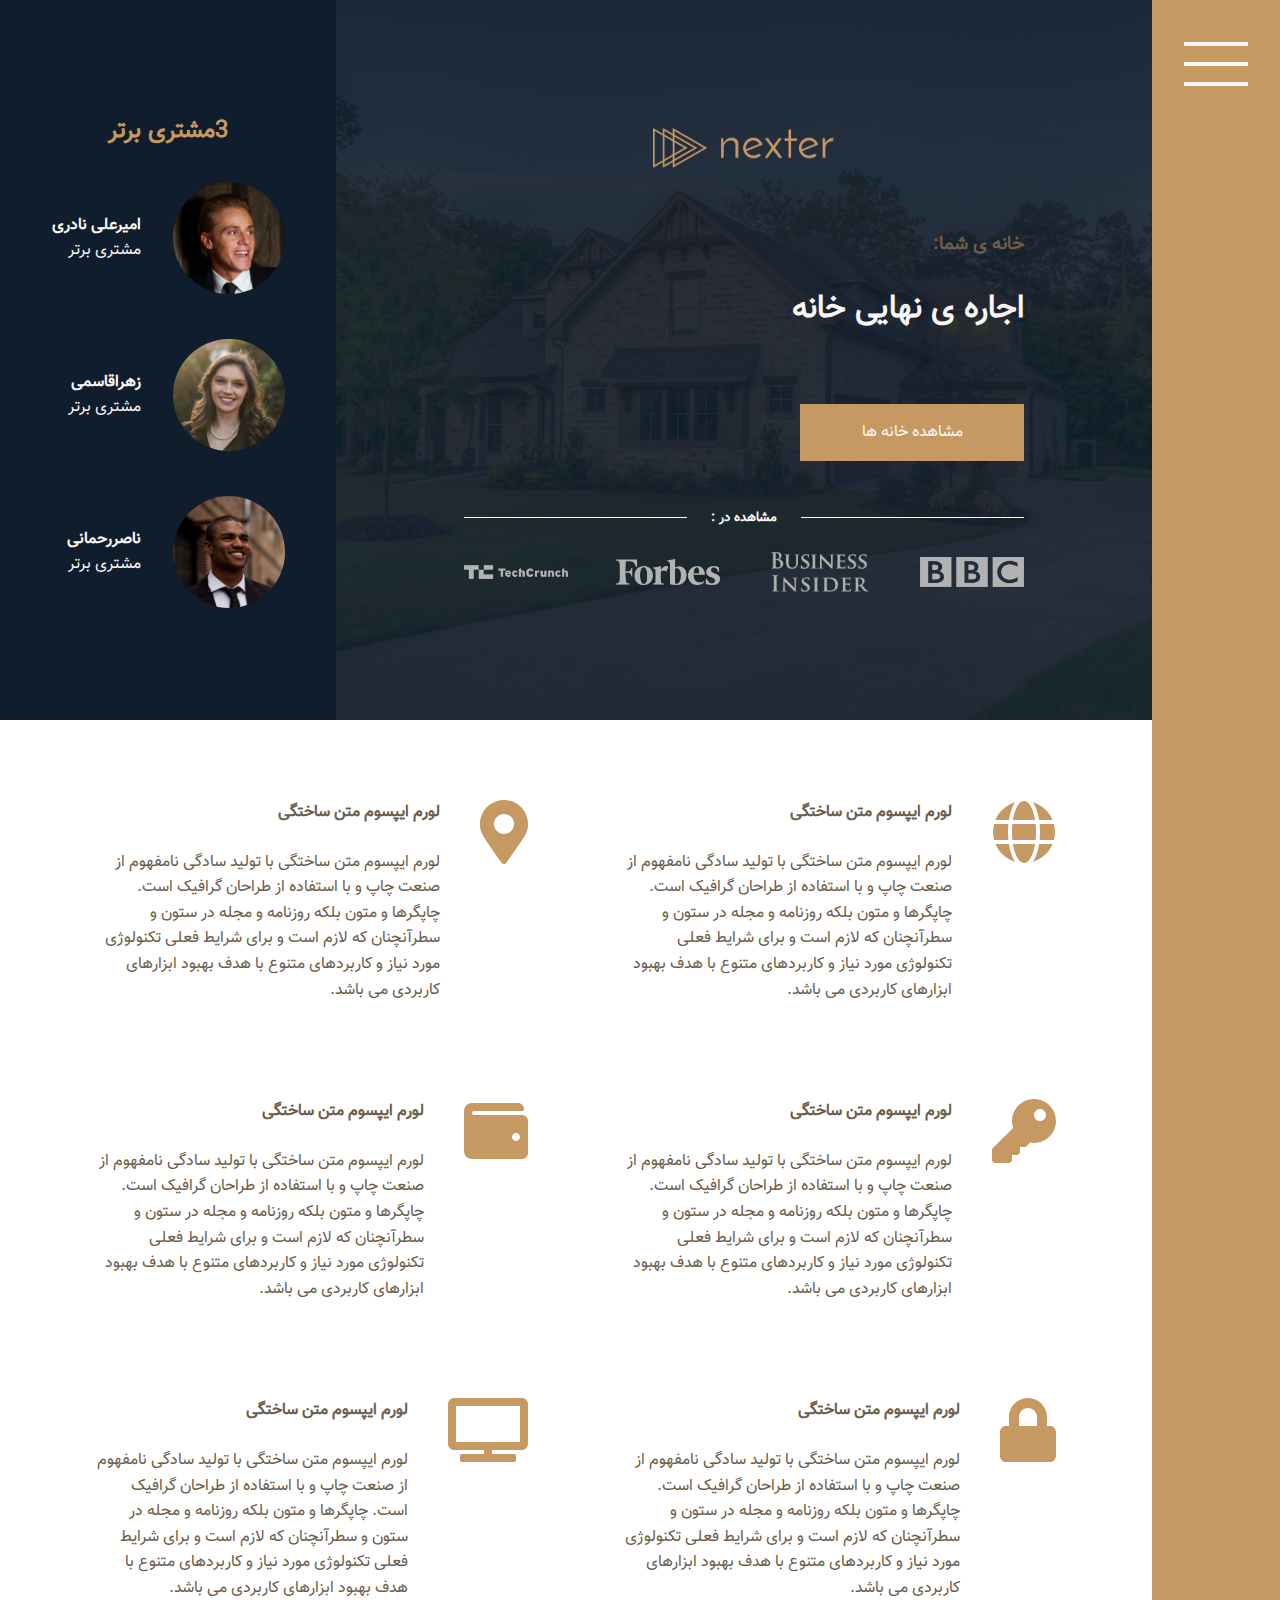
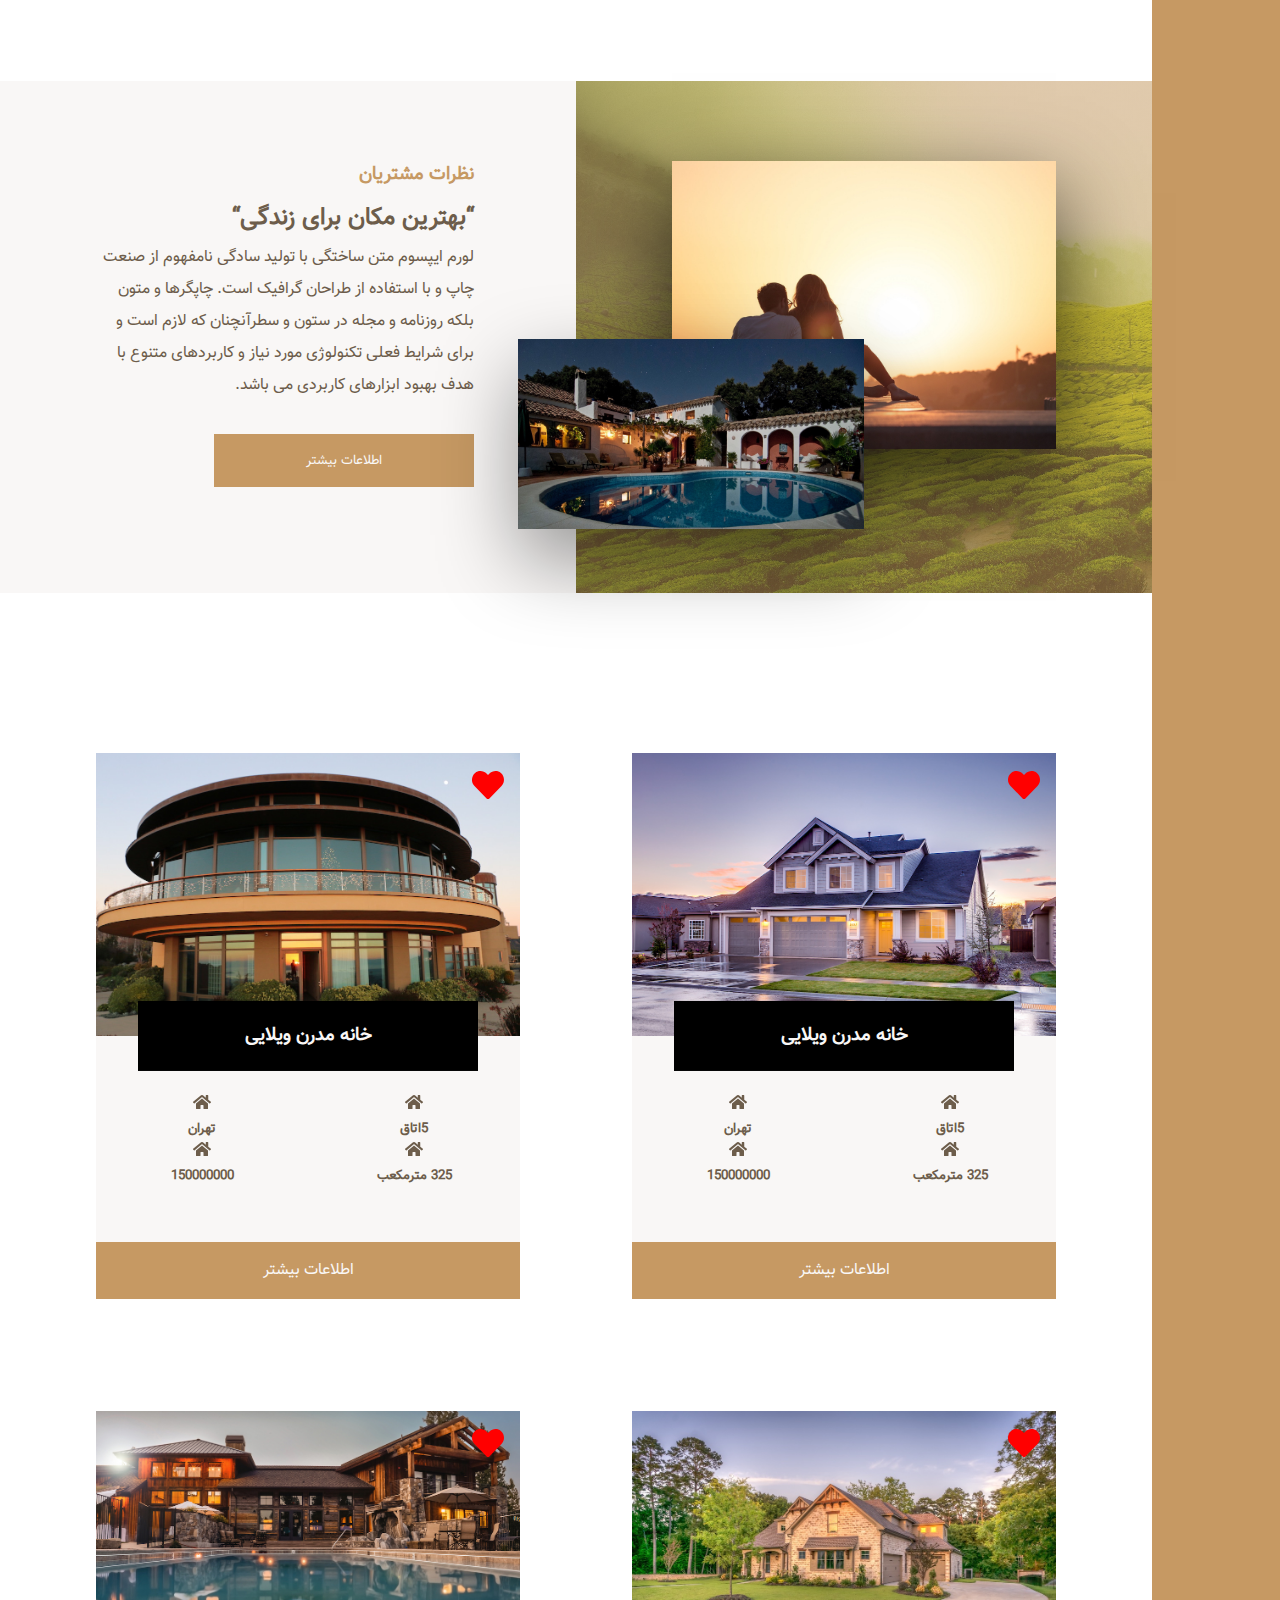
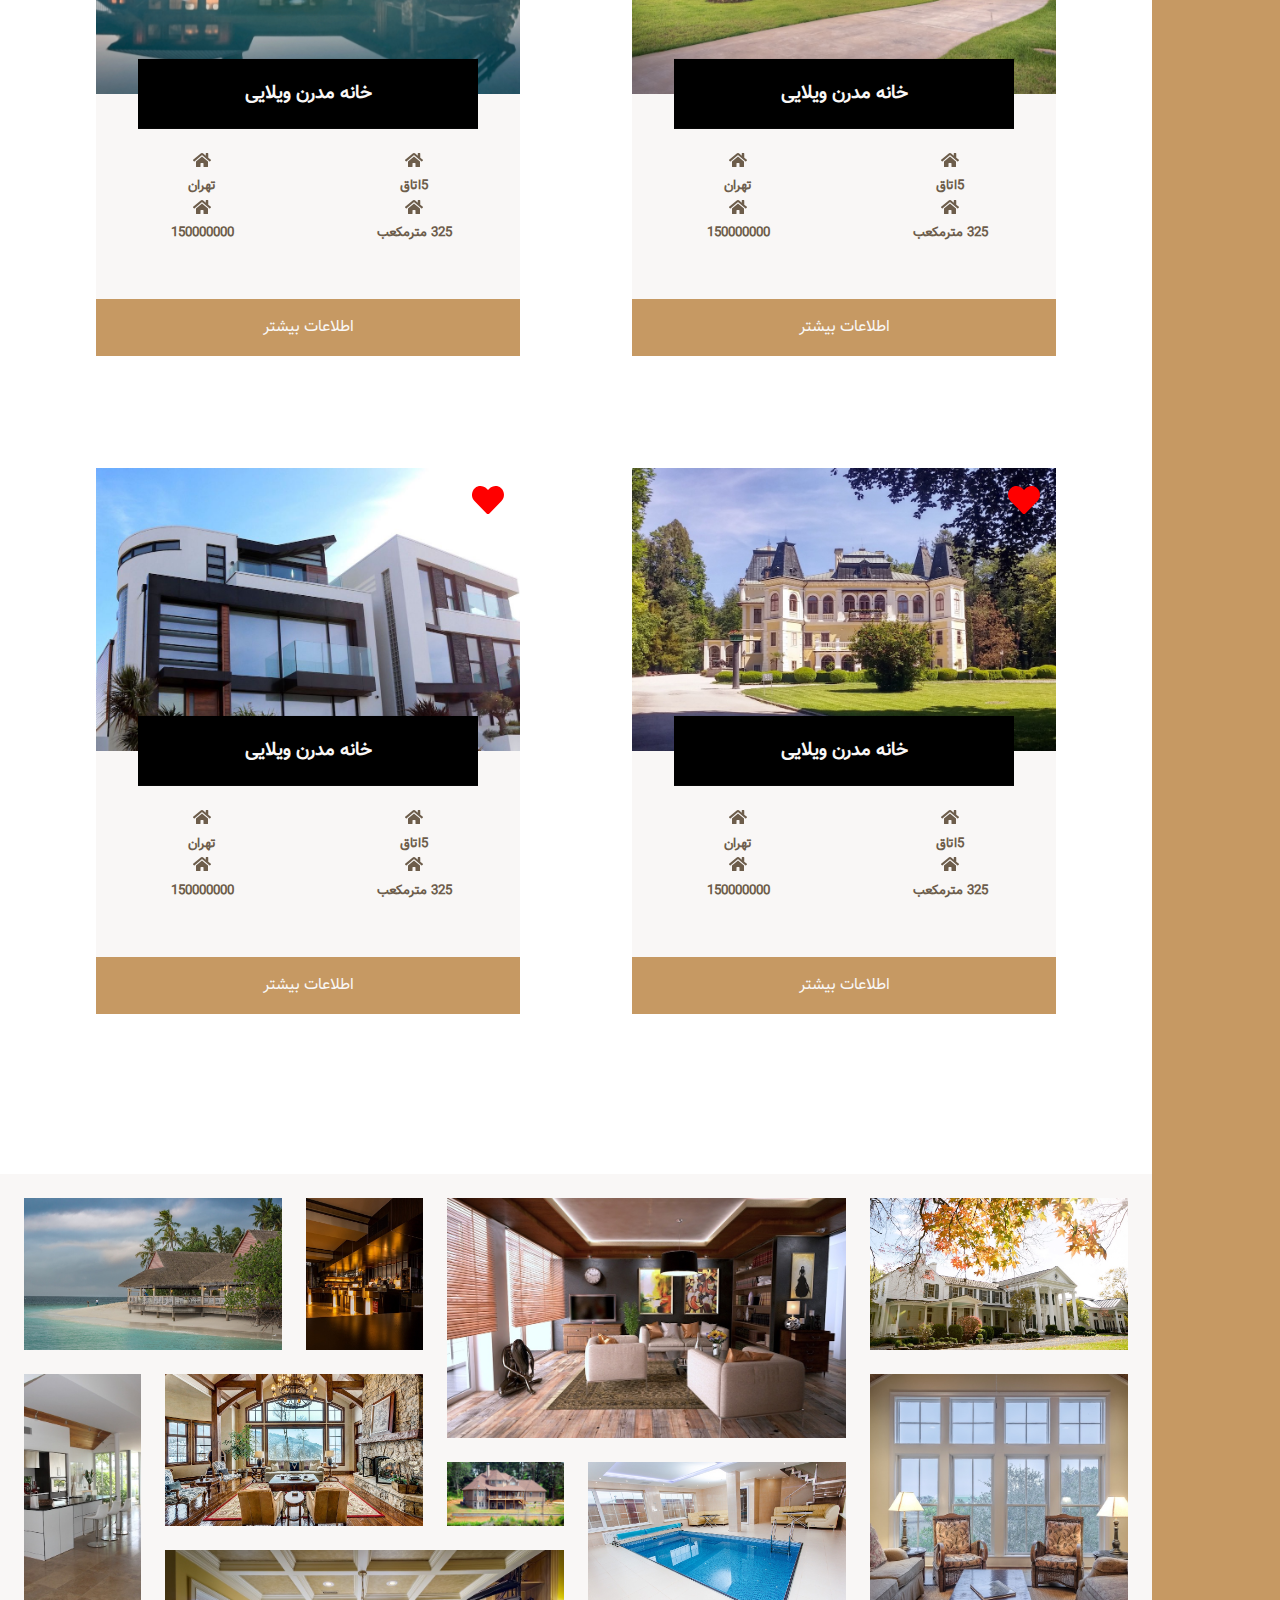
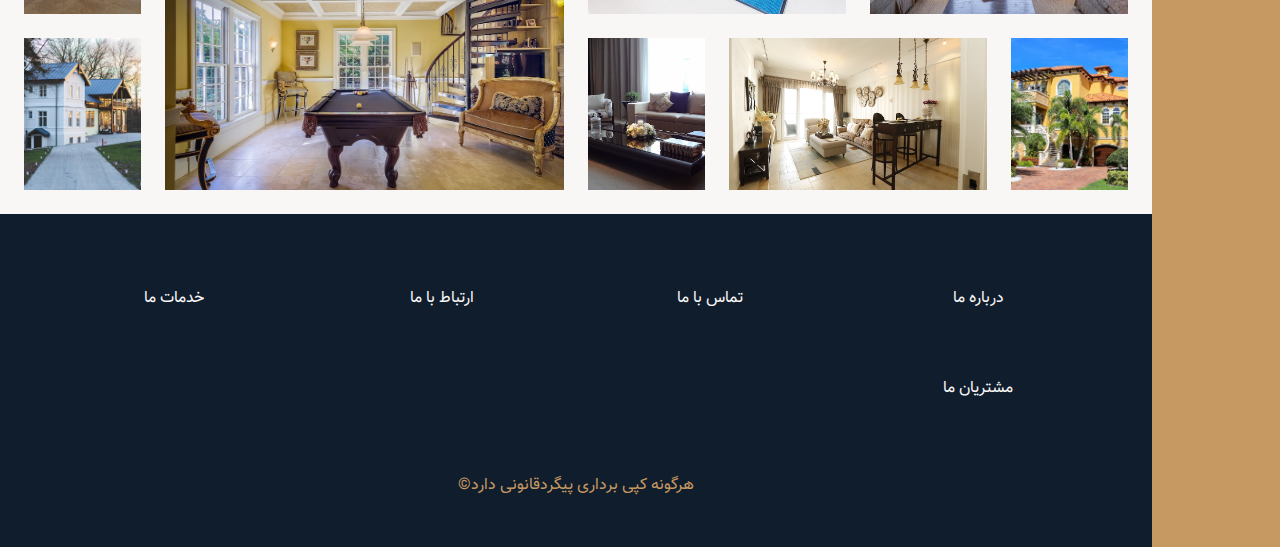
<file: projects/HOME/index.html>
<!DOCTYPE html>
<html lang="en">

<head>
  <meta charset="UTF-8" />
  <meta http-equiv="X-UA-Compatible" content="IE=edge" />
  <meta name="viewport" content="width=device-width, initial-scale=1.0" />
  <link rel="stylesheet" href="css/main.css" />
  <title>home</title>
</head>

<body class="container">
     <div class="preloader">
        <img src="img/preloader.gif" alt="">
    </div>
  <aside class="sidebar">
    <div class="hamburger__menu">
      <div></div>
    </div>
  </aside>
  <header class="header">
    <img class="header__logo" src="img/logo.png" alt="">
    <h3 class="header__title">خانه ی شما:</h3>
    <h1 class="header__title-sub">اجاره ی نهایی خانه </h1>
    <button class="header__btn">مشاهده خانه ها</button>
    <h5 class="header__seen">مشاهده در :</h5>
    <div class="header__logo--seen">
      <img src="img/logo-bbc.png" alt="">
      <img src="img/logo-bi.png" alt="">
      <img src="img/logo-forbes.png" alt="">
      <img src="img/logo-techcrunch.png" alt="">
    </div>
  </header>
  <div class="realtors">
    <h2>3مشتری برتر</h2>
    <div class="realtors__list">
      <img src="img/realtor-1.jpeg" alt="">
      <div class="realtors__detail">
        <h4>امیرعلی نادری</h4>
        <p>مشتری برتر</p>
      </div>
      <img src="img/realtor-2.jpeg" alt="">
      <div class="realtors__detail">
        <h4>زهراقاسمی</h4>
        <p>مشتری برتر</p>
      </div>
      <img src="img/realtor-3.jpeg" alt="">
      <div>
        <h4>ناصررحمانی</h4>
        <p>مشتری برتر</p>
      </div>
    </div>
  </div>
  <section class="features">
    <div class="feature">
      <span class="feature__icon"><i class="fas fa-globe"></i></span>
      <h4 class="feature-title">لورم ایپسوم متن ساختگی</h4>
      <p class="feature-content">
        لورم ایپسوم متن ساختگی با تولید سادگی نامفهوم از صنعت چاپ و با استفاده
        از طراحان گرافیک است. چاپگرها و متون بلکه روزنامه و مجله در ستون و
        سطرآنچنان که لازم است و برای شرایط فعلی تکنولوژی مورد نیاز و کاربردهای
        متنوع با هدف بهبود ابزارهای کاربردی می باشد.
      </p>
    </div>
    <div class="feature">
      <span class="feature__icon"><i class="fas fa-map-marker-alt"></i></span>
      <h4 class="feature-title">لورم ایپسوم متن ساختگی</h4>
      <p class="feature-content">
        لورم ایپسوم متن ساختگی با تولید سادگی نامفهوم از صنعت چاپ و با استفاده
        از طراحان گرافیک است. چاپگرها و متون بلکه روزنامه و مجله در ستون و
        سطرآنچنان که لازم است و برای شرایط فعلی تکنولوژی مورد نیاز و کاربردهای
        متنوع با هدف بهبود ابزارهای کاربردی می باشد.
      </p>
    </div>
    <div class="feature">
      <span class="feature__icon"><i class="fas fa-key"></i></span>
      <h4 class="feature-title">لورم ایپسوم متن ساختگی</h4>
      <p class="feature-content">
        لورم ایپسوم متن ساختگی با تولید سادگی نامفهوم از صنعت چاپ و با استفاده
        از طراحان گرافیک است. چاپگرها و متون بلکه روزنامه و مجله در ستون و
        سطرآنچنان که لازم است و برای شرایط فعلی تکنولوژی مورد نیاز و کاربردهای
        متنوع با هدف بهبود ابزارهای کاربردی می باشد.
      </p>
    </div>
    <div class="feature">
      <span class="feature__icon"><i class="fas fa-wallet"></i></span>
      <h4 class="feature-title">لورم ایپسوم متن ساختگی</h4>
      <p class="feature-content">
        لورم ایپسوم متن ساختگی با تولید سادگی نامفهوم از صنعت چاپ و با استفاده
        از طراحان گرافیک است. چاپگرها و متون بلکه روزنامه و مجله در ستون و
        سطرآنچنان که لازم است و برای شرایط فعلی تکنولوژی مورد نیاز و کاربردهای
        متنوع با هدف بهبود ابزارهای کاربردی می باشد.
      </p>
    </div>
    <div class="feature">
      <span class="feature__icon"><i class="fas fa-lock"></i></span>
      <h4 class="feature-title">لورم ایپسوم متن ساختگی</h4>
      <p class="feature-content">
        لورم ایپسوم متن ساختگی با تولید سادگی نامفهوم از صنعت چاپ و با استفاده
        از طراحان گرافیک است. چاپگرها و متون بلکه روزنامه و مجله در ستون و
        سطرآنچنان که لازم است و برای شرایط فعلی تکنولوژی مورد نیاز و کاربردهای
        متنوع با هدف بهبود ابزارهای کاربردی می باشد.
      </p>
    </div>
    <div class="feature">
      <span class="feature__icon"><i class="fas fa-tv"></i></span>
      <h4 class="feature-title">لورم ایپسوم متن ساختگی</h4>
      <p class="feature-content">
        لورم ایپسوم متن ساختگی با تولید سادگی نامفهوم از صنعت چاپ و با استفاده
        از طراحان گرافیک است. چاپگرها و متون بلکه روزنامه و مجله در ستون و
        سطرآنچنان که لازم است و برای شرایط فعلی تکنولوژی مورد نیاز و کاربردهای
        متنوع با هدف بهبود ابزارهای کاربردی می باشد.
      </p>
    </div>
  </section>
  <div class="story__pictures">
    <img src="img/story-1.jpeg" class="story__img-1" alt="story-1" />
    <img src="img/story-2.jpeg" class="story__img-2" alt="story-2" />
  </div>
  <div class="story__contents">
    <h3 class="story-heading">نظرات مشتریان</h3>
    <h2 class="story-sub">&ldquo;بهترین مکان برای زندگی&ldquo;</h2>
    <p class="story-text">
      لورم ایپسوم متن ساختگی با تولید سادگی نامفهوم از صنعت چاپ و با استفاده
      از طراحان گرافیک است. چاپگرها و متون بلکه روزنامه و مجله در ستون و
      سطرآنچنان که لازم است و برای شرایط فعلی تکنولوژی مورد نیاز و کاربردهای
      متنوع با هدف بهبود ابزارهای کاربردی می باشد.
    </p>
    <button class="story-btn">اطلاعات بیشتر</button>
  </div>

  <section class="homes">
    <div class="home">
      <img src="img/house-1.jpeg" alt="" />
      <i class="fas fa-heart"></i>
      <h3 class="home__heading">خانه مدرن ویلایی</h3>
      <div class="home__status">
        <div class="home__single-status">
          <i class="fas fa-home"></i>
          <h5>5اتاق</h5>
        </div>
        <div class="home__single-status">
          <i class="fas fa-home"></i>
          <h5>تهران</h5>
        </div>
        <div class="home__single-status">
          <i class="fas fa-home"></i>
          <h5>325 مترمکعب</h5>
        </div>
        <div class="home__single-status">
          <i class="fas fa-home"></i>
          <h5>150000000</h5>
        </div>
      </div>
      <button class="home__btn">اطلاعات بیشتر</button>
    </div>
    <div class="home">
      <img src="img/house-2.jpeg" alt="" />
      <i class="fas fa-heart"></i>
      <h3 class="home__heading">خانه مدرن ویلایی</h3>
      <div class="home__status">
        <div class="home__single-status">
          <i class="fas fa-home"></i>
          <h5>5اتاق</h5>
        </div>
        <div class="home__single-status">
          <i class="fas fa-home"></i>
          <h5>تهران</h5>
        </div>
        <div class="home__single-status">
          <i class="fas fa-home"></i>
          <h5>325 مترمکعب</h5>
        </div>
        <div class="home__single-status">
          <i class="fas fa-home"></i>
          <h5>150000000</h5>
        </div>
      </div>
      <button class="home__btn">اطلاعات بیشتر</button>
    </div>
    <div class="home">
      <img src="img/house-3.jpeg" alt="" />
      <i class="fas fa-heart"></i>
      <h3 class="home__heading">خانه مدرن ویلایی</h3>
      <div class="home__status">
        <div class="home__single-status">
          <i class="fas fa-home"></i>
          <h5>5اتاق</h5>
        </div>
        <div class="home__single-status">
          <i class="fas fa-home"></i>
          <h5>تهران</h5>
        </div>
        <div class="home__single-status">
          <i class="fas fa-home"></i>
          <h5>325 مترمکعب</h5>
        </div>
        <div class="home__single-status">
          <i class="fas fa-home"></i>
          <h5>150000000</h5>
        </div>
      </div>
      <button class="home__btn">اطلاعات بیشتر</button>
    </div>
    <div class="home">
      <img src="img/house-4.jpeg" alt="" />
      <i class="fas fa-heart"></i>
      <h3 class="home__heading">خانه مدرن ویلایی</h3>
      <div class="home__status">
        <div class="home__single-status">
          <i class="fas fa-home"></i>
          <h5>5اتاق</h5>
        </div>
        <div class="home__single-status">
          <i class="fas fa-home"></i>
          <h5>تهران</h5>
        </div>
        <div class="home__single-status">
          <i class="fas fa-home"></i>
          <h5>325 مترمکعب</h5>
        </div>
        <div class="home__single-status">
          <i class="fas fa-home"></i>
          <h5>150000000</h5>
        </div>
      </div>
      <button class="home__btn">اطلاعات بیشتر</button>
    </div>
    <div class="home">
      <img src="img/house-5.jpeg" alt="" />
      <i class="fas fa-heart"></i>
      <h3 class="home__heading">خانه مدرن ویلایی</h3>
      <div class="home__status">
        <div class="home__single-status">
          <i class="fas fa-home"></i>
          <h5>5اتاق</h5>
        </div>
        <div class="home__single-status">
          <i class="fas fa-home"></i>
          <h5>تهران</h5>
        </div>
        <div class="home__single-status">
          <i class="fas fa-home"></i>
          <h5>325 مترمکعب</h5>
        </div>
        <div class="home__single-status">
          <i class="fas fa-home"></i>
          <h5>150000000</h5>
        </div>
      </div>
      <button class="home__btn">اطلاعات بیشتر</button>
    </div>
    <div class="home">
      <img src="img/house-6.jpeg" alt="" />
      <i class="fas fa-heart"></i>
      <h3 class="home__heading">خانه مدرن ویلایی</h3>
      <div class="home__status">
        <div class="home__single-status">
          <i class="fas fa-home"></i>
          <h5>5اتاق</h5>
        </div>
        <div class="home__single-status">
          <i class="fas fa-home"></i>
          <h5>تهران</h5>
        </div>
        <div class="home__single-status">
          <i class="fas fa-home"></i>
          <h5>325 مترمکعب</h5>
        </div>
        <div class="home__single-status">
          <i class="fas fa-home"></i>
          <h5>150000000</h5>
        </div>
      </div>
      <button class="home__btn">اطلاعات بیشتر</button>
    </div>
  </section>
  <section class="gallery">
    <figure class="gallery__item gallery__item--1">
      <img src="img/gal-1.jpeg" class="gallery__img" alt="" />
    </figure>
    <figure class="gallery__item gallery__item--2">
      <img src="img/gal-2.jpeg" class="gallery__img" alt="" />
    </figure>
    <figure class="gallery__item gallery__item--3">
      <img src="img/gal-3.jpeg" class="gallery__img" alt="" />
    </figure>
    <figure class="gallery__item gallery__item--4">
      <img src="img/gal-4.jpeg" class="gallery__img" alt="" />
    </figure>
    <figure class="gallery__item gallery__item--5">
      <img src="img/gal-5.jpeg" class="gallery__img" alt="" />
    </figure>
    <figure class="gallery__item gallery__item--6">
      <img src="img/gal-6.jpeg" class="gallery__img" alt="" />
    </figure>
    <figure class="gallery__item gallery__item--7">
      <img src="img/gal-7.jpeg" class="gallery__img" alt="" />
    </figure>
    <figure class="gallery__item gallery__item--8">
      <img src="img/gal-8.jpeg" class="gallery__img" alt="" />
    </figure>
    <figure class="gallery__item gallery__item--9">
      <img src="img/gal-9.jpeg" class="gallery__img" alt="" />
    </figure>
    <figure class="gallery__item gallery__item--10">
      <img src="img/gal-10.jpeg" class="gallery__img" alt="" />
    </figure>
    </figure>
    <figure class="gallery__item gallery__item--11">
      <img src="img/gal-11.jpeg" class="gallery__img" alt="" />
    </figure>
    <figure class="gallery__item gallery__item--12">
      <img src="img/gal-12.jpeg" class="gallery__img" alt="" />
    </figure>
    <figure class="gallery__item gallery__item--13">
      <img src="img/gal-13.jpeg" class="gallery__img" alt="" />
    </figure>
    <figure class="gallery__item gallery__item--14">
      <img src="img/gal-14.jpeg" class="gallery__img" alt="" />
    </figure>
  </section>
  <footer class="footer">
    <ul class="nav">
      <li class="nav__item">
        <a href="#" class="nav__link">درباره ما</a>
      </li>
      <li class="nav__item">
        <a href="#" class="nav__link">تماس با ما</a>
      </li>
      <li class="nav__item">
        <a href="#" class="nav__link">ارتباط با ما</a>
      </li>
      <li class="nav__item">
        <a href="#" class="nav__link">خدمات ما</a>
      </li>
      <li class="nav__item">
        <a href="#" class="nav__link">مشتریان ما</a>
      </li>
    </ul>
    <p class="copy-right">هرگونه کپی برداری پیگردقانونی دارد&copy;</p>
  </footer>
  <script src="js/all.min.js"></script>
    <script src="js/script.js"></script>
</body>
</html>
</file>
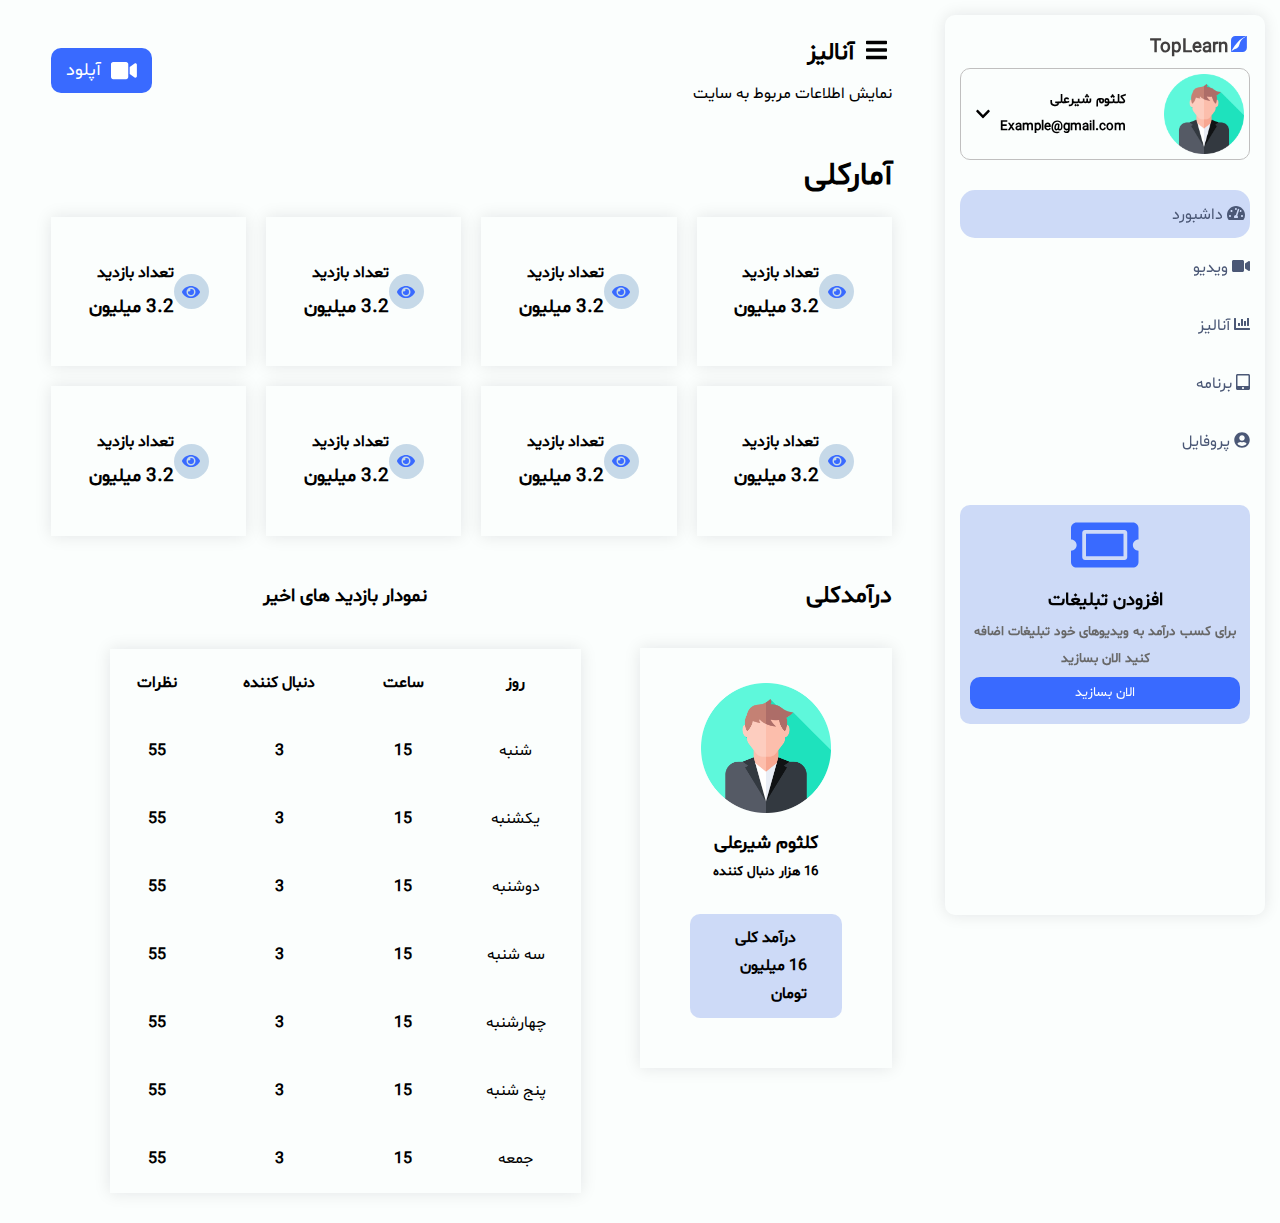
<file: projects/PANEL/index.html>
<!DOCTYPE html>
<html lang="en">
  <head>
    <meta charset="UTF-8" />
    <meta http-equiv="X-UA-Compatible" content="IE=edge" />
    <meta name="viewport" content="width=device-width, initial-scale=1.0" />
    <link rel="stylesheet" href="css/main.css" />
    <link rel="stylesheet" href="css/reset.css" />
    <title>panelAdmin</title>
  </head>

  <body>
    <div class="preloader">
      <img src="images/preloader.gif" alt="" />
    </div>
    <div class="main">
      <aside>
        <div class="side-bar">
          <div class="brand">
            <h3>
              <i class="fab fa-pied-piper-square"></i><span>TopLearn</span>
            </h3>
          </div>
          <div class="info-person">
            <img src="images/model.png" alt="" />
            <div class="content">
              <div>
                <h5> کلثوم شیرعلی</h5>
                <h5>Example@gmail.com</h5>
              </div>
              <i class="fas fa-chevron-down"></i>
            </div>
          </div>
          <div class="menu">
            <ul>
              <li>
                <a href="#"> <i class="fa fa-tachometer-alt"></i> داشبورد</a>
              </li>
              <li>
                <a href="#"> <i class="fa fa-video"></i> ویدیو</a>
              </li>
              <li>
                <a href="#"> <i class="fa fa-chart-bar"></i> آنالیز</a>
              </li>
              <li>
                <a href="#"> <i class="fa fa-tablet-alt"></i> برنامه</a>
              </li>
              <li>
                <a href="#"> <i class="fa fa-user-circle"></i> پروفایل</a>
              </li>
            </ul>
          </div>
          <div class="adds">
            <h3><i class="fa fa-ticket-alt"></i></h3>
            <h3>افزودن تبلیغات</h3>
            <h5>
              برای کسب درآمد به ویدیوهای خود تبلیغات اضافه کنید الان بسازید
            </h5>
            <button>الان بسازید</button>
          </div>
        </div>
      </aside>
      <main>
        <div class="main-header">
          <div class="header-title">
            <h2><i class="fa fa-bars"></i> <span>آنالیز</span></h2>
            <a>نمایش اطلاعات مربوط به سایت</a>
          </div>
          <button><i class="fa fa-video"></i><span>آپلود</span></button>
        </div>
        <div class="main-content">
          <h1>آمارکلی</h1>
          <div class="rates">
            <div class="single-rate">
              <div class="single-content">
                <span><i class="fa fa-eye"></i></span>
                <div class="rate-title">
                  <h4>تعداد بازدید</h4>
                  <h3>3.2 میلیون</h3>
                </div>
              </div>
            </div>
            <div class="single-rate">
              <div class="single-content">
                <span><i class="fa fa-eye"></i></span>
                <div class="rate-title">
                  <h4>تعداد بازدید</h4>
                  <h3>3.2 میلیون</h3>
                </div>
              </div>
            </div>
            <div class="single-rate">
              <div class="single-content">
                <span><i class="fa fa-eye"></i></span>
                <div class="rate-title">
                  <h4>تعداد بازدید</h4>
                  <h3>3.2 میلیون</h3>
                </div>
              </div>
            </div>
            <div class="single-rate">
              <div class="single-content">
                <span><i class="fa fa-eye"></i></span>
                <div class="rate-title">
                  <h4>تعداد بازدید</h4>
                  <h3>3.2 میلیون</h3>
                </div>
              </div>
            </div>
            <div class="single-rate">
              <div class="single-content">
                <span><i class="fa fa-eye"></i></span>
                <div class="rate-title">
                  <h4>تعداد بازدید</h4>
                  <h3>3.2 میلیون</h3>
                </div>
              </div>
            </div>
            <div class="single-rate">
              <div class="single-content">
                <span><i class="fa fa-eye"></i></span>
                <div class="rate-title">
                  <h4>تعداد بازدید</h4>
                  <h3>3.2 میلیون</h3>
                </div>
              </div>
            </div>
            <div class="single-rate">
              <div class="single-content">
                <span><i class="fa fa-eye"></i></span>
                <div class="rate-title">
                  <h4>تعداد بازدید</h4>
                  <h3>3.2 میلیون</h3>
                </div>
              </div>
            </div>
            <div class="single-rate">
              <div class="single-content">
                <span><i class="fa fa-eye"></i></span>
                <div class="rate-title">
                  <h4>تعداد بازدید</h4>
                  <h3>3.2 میلیون</h3>
                </div>
              </div>
            </div>
          </div>
          <div class="income">
            <div class="admin-income">
              <h2>درآمدکلی</h2>
              <div class="income-box">
                <img src="images/model.png" class="image" alt="" />
                <h3>کلثوم شیرعلی</h3>
                <h5>16 هزار دنبال کننده</h5>
                <div class="content">
                  <h4>درآمد کلی</h4>
                  <h4>16 میلیون تومان</h4>
                </div>
              </div>
            </div>
            <div class="income-table">
              <h3>نمودار بازدید های اخیر</h3>
              <table>
                <tr>
                  <th>روز</th>
                  <th>ساعت</th>
                  <th>دنبال کننده</th>
                  <th>نظرات</th>
                </tr>
                <tr>
                  <td>شنبه</td>
                  <th>15</th>
                  <th>3</th>
                  <th>55</th>
                </tr>
                <tr>
                  <td>یکشنبه</td>
                  <th>15</th>
                  <th>3</th>
                  <th>55</th>
                </tr>
                <tr>
                  <td>دوشنبه</td>
                  <th>15</th>
                  <th>3</th>
                  <th>55</th>
                </tr>
                <tr>
                  <td>سه شنبه</td>
                  <th>15</th>
                  <th>3</th>
                  <th>55</th>
                </tr>
                <tr>
                  <td>چهارشنبه</td>
                  <th>15</th>
                  <th>3</th>
                  <th>55</th>
                </tr>
                <tr>
                  <td>پنج شنبه</td>
                  <th>15</th>
                  <th>3</th>
                  <th>55</th>
                </tr>
                <tr>
                  <td>جمعه</td>
                  <th>15</th>
                  <th>3</th>
                  <th>55</th>
                </tr>
              </table>
            </div>
          </div>
        </div>
      </main>
    </div>
    <script src="js/jquery-3.6.0.min.js"></script>
    <script src="js/all.min.js"></script>
    <script src="js/script.js"></script>
  </body>
</html>
</file>
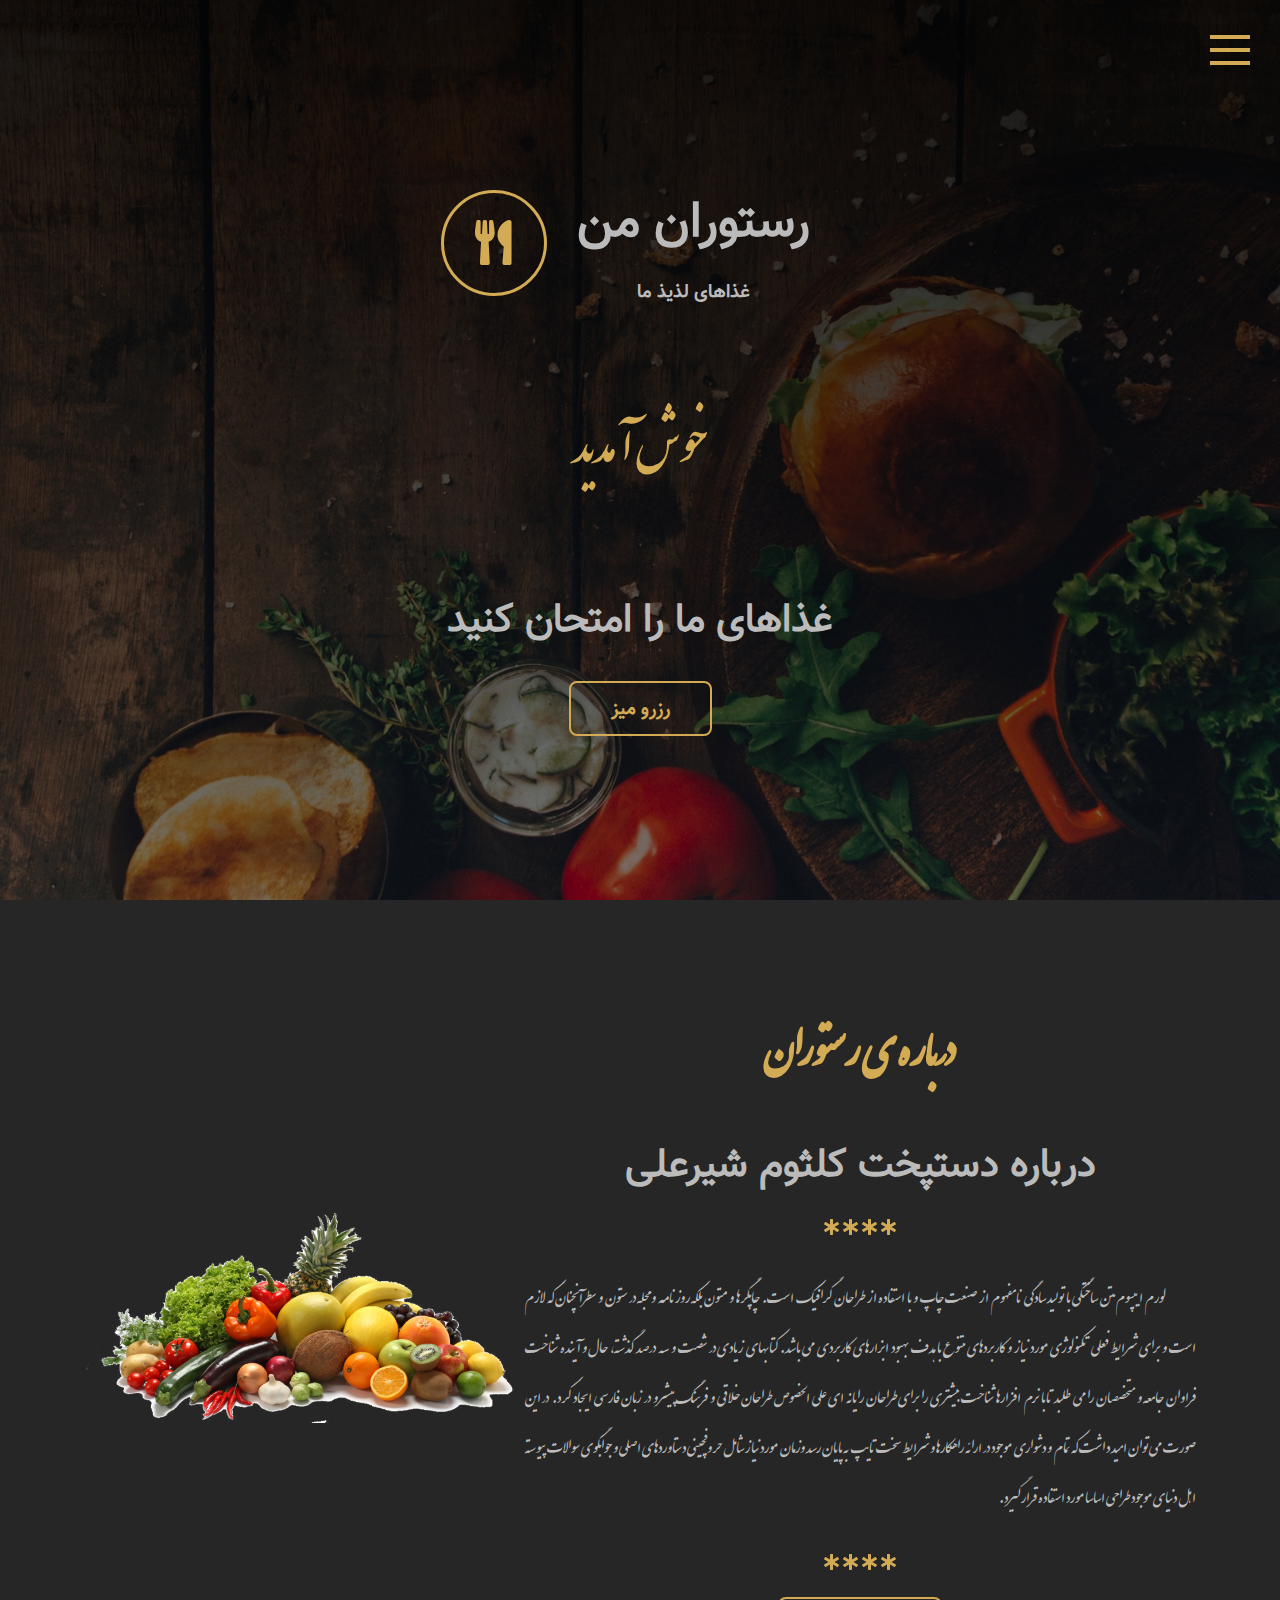
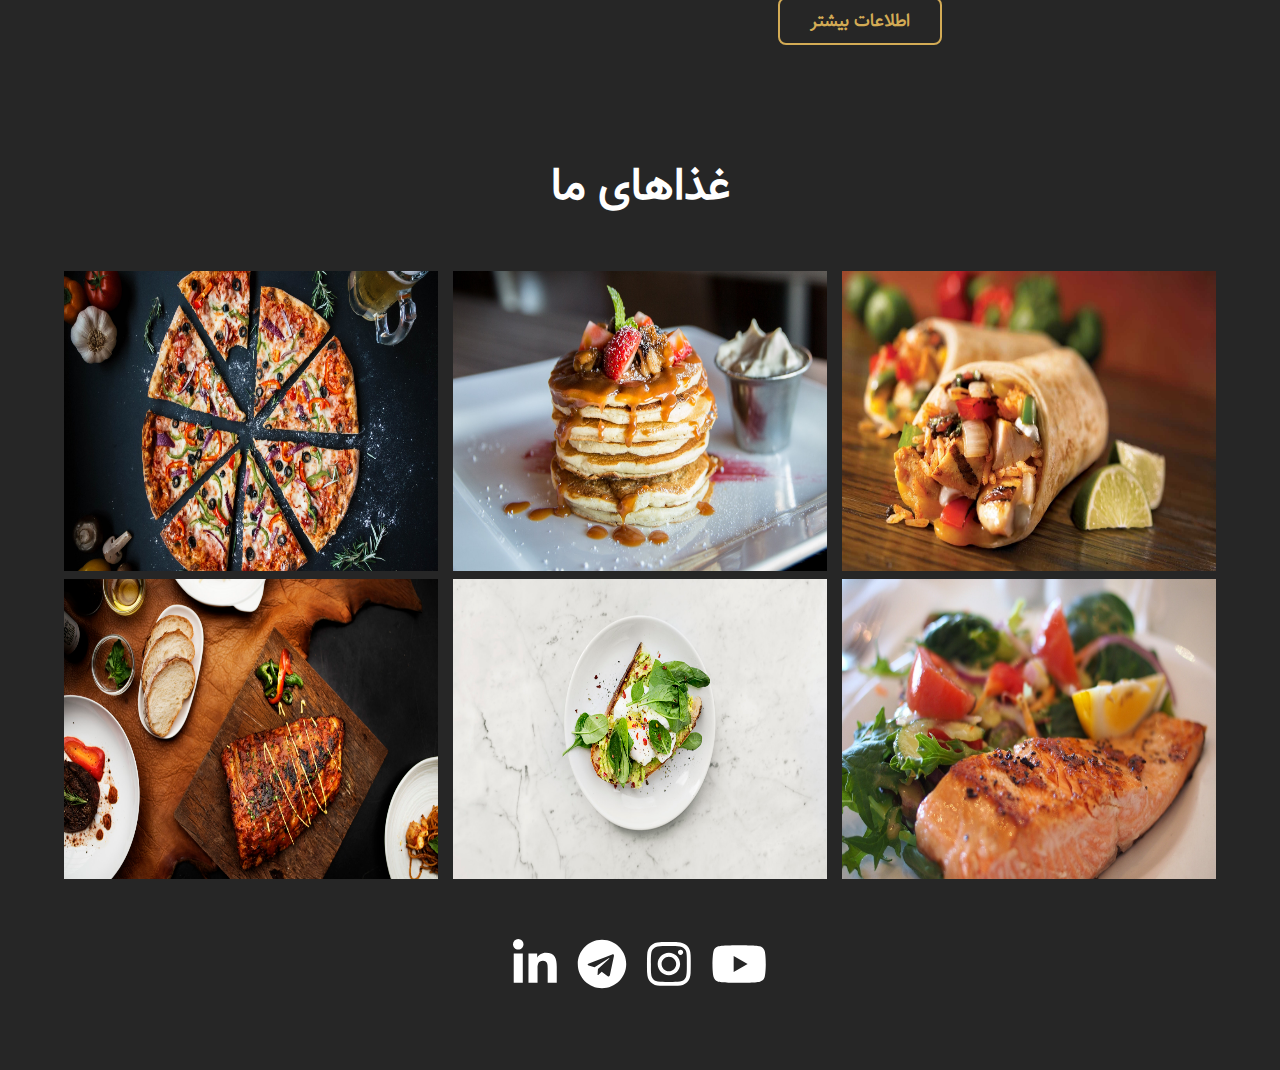
<file: projects/RESTAURANT/index.html>
<!DOCTYPE html>
<html lang="en">
  <head>
    <meta charset="UTF-8" />
    <meta http-equiv="X-UA-Compatible" content="IE=edge" />
    <meta name="viewport" content="width=device-width, initial-scale=1.0" />
    <title>رستوران من</title>
    <link rel="stylesheet" href="css/main.css" />
  </head>

  <body>
    <div class="preloader">
      <img src="images/preloader.gif" alt="" />
    </div>
    <nav class="navbar">
      <input type="checkbox" id="check" class="checkbox" hidden />
      <div class="hamburger-menu">
        <label for="check" class="menu">
          <div></div>
          <div></div>
          <div></div>
        </label>
      </div>
      <div class="navbar-navigation">
        <div class="navbar-navigation-right">
          <ul>
            <li><a href="#">خانه</a></li>
            <li><a href="#">درباره ما</a></li>
            <li><a href="#">گالری تصاویر</a></li>
            <li><a href="#">رزرو میز</a></li>
          </ul>
        </div>
        <div class="navbar-navigation-left">
          <img src="images/nav-img-1.jpeg" />
          <img src="images/nav-img-2.jpeg" />
          <img src="images/nav-img-3.jpeg" />
        </div>
      </div>
    </nav>
    <header class="header">
      <div class="container">
        <div class="header-content">
          <div class="header-content-brand">
            <div class="title">
              <h1>رستوران من</h1>
              <h3>غذاهای لذیذ ما</h3>
            </div>
            <div class="header-logo">
              <i class="fa fa-utensils"></i>
            </div>
          </div>
          <div class="header-banner">
            <h1>خوش آمدید</h1>
            <h1>غذاهای ما را امتحان کنید</h1>
            <button>رزرو میز</button>
          </div>
        </div>
      </div>
    </header>
    <section class="about-us">
      <div class="container">
        <div class="about-restaurant">
          <div class="about-us-right">
            <div class="title">
              <h1>درباره ی رستوران</h1>
              <h2>درباره دستپخت کلثوم شیرعلی</h2>
              <div class="stars">
                <i class="fas fa-star-of-life"></i>
                <i class="fas fa-star-of-life"></i>
                <i class="fas fa-star-of-life"></i>
                <i class="fas fa-star-of-life"></i>
              </div>

              <p>
                لورم ایپسوم متن ساختگی با تولید سادگی نامفهوم از صنعت چاپ و با
                استفاده از طراحان گرافیک است. چاپگرها و متون بلکه روزنامه و مجله
                در ستون و سطرآنچنان که لازم است و برای شرایط فعلی تکنولوژی مورد
                نیاز و کاربردهای متنوع با هدف بهبود ابزارهای کاربردی می باشد.
                کتابهای زیادی در شصت و سه درصد گذشته، حال و آینده شناخت فراوان
                جامعه و متخصصان را می طلبد تا با نرم افزارها شناخت بیشتری را
                برای طراحان رایانه ای علی الخصوص طراحان خلاقی و فرهنگ پیشرو در
                زبان فارسی ایجاد کرد. در این صورت می توان امید داشت که تمام و
                دشواری موجود در ارائه راهکارها و شرایط سخت تایپ به پایان رسد
                وزمان مورد نیاز شامل حروفچینی دستاوردهای اصلی و جوابگوی سوالات
                پیوسته اهل دنیای موجود طراحی اساسا مورد استفاده قرار گیرد.
              </p>
              <div class="stars">
                <i class="fas fa-star-of-life"></i>
                <i class="fas fa-star-of-life"></i>
                <i class="fas fa-star-of-life"></i>
                <i class="fas fa-star-of-life"></i>
              </div>
              <button>اطلاعات بیشتر</button>
            </div>
          </div>
          <div class="about-us-left">
            <div class="about-img">
              <img src="images/about-us-img.png" alt="" />
            </div>
          </div>
        </div>
      </div>
    </section>
    <section class="foods">
      <div class="container">
        <h1 class="title">غذاهای ما</h1>
        <div class="foods-wrapper">
          <div class="single-food">
            <img src="images/gallery-img-1.jpeg" alt="" />
            <div class="img-description">
              <h3>همبرگر</h3>
              <h3>قیمت : 25000 تومان</h3>
              <button>سفارش</button>
            </div>
          </div>
          <div class="single-food">
            <img src="images/gallery-img-2.jpeg" alt="" />
            <div class="img-description">
              <h3>همبرگر</h3>
              <h3>قیمت : 25000 تومان</h3>
              <button>سفارش</button>
            </div>
          </div>
          <div class="single-food">
            <img src="images/gallery-img-3.jpeg" alt="" />
            <div class="img-description">
              <h3>همبرگر</h3>
              <h3>قیمت : 25000 تومان</h3>
              <button>سفارش</button>
            </div>
          </div>
          <div class="single-food">
            <img src="images/gallery-img-4.jpeg" alt="" />
            <div class="img-description">
              <h3>همبرگر</h3>
              <h3>قیمت : 25000 تومان</h3>
              <button>سفارش</button>
            </div>
          </div>
          <div class="single-food">
            <img src="images/gallery-img-5.jpeg" alt="" />
            <div class="img-description">
              <h3>همبرگر</h3>
              <h3>قیمت : 25000 تومان</h3>
              <button>سفارش</button>
            </div>
          </div>
          <div class="single-food">
            <img src="images/gallery-img-6.jpeg" alt="" />
            <div class="img-description">
              <h3>همبرگر</h3>
              <h3>قیمت : 25000 تومان</h3>
              <button>سفارش</button>
            </div>
          </div>
        </div>
      </div>
    </section>
    <footer>
      <div class="container">
        <div class="footer">
          <ul>
            <li>
              <a href="#"><i class="fab fa-youtube"></i></a>
            </li>
            <li>
              <a href="#"><i class="fab fa-instagram"></i></a>
            </li>
            <li>
              <a href="#"><i class="fab fa-telegram"></i></a>
            </li>
            <li>
              <a href="#"><i class="fab fa-linkedin-in"></i></a>
            </li>
          </ul>
        </div>
      </div>
    </footer>
    <script src="js/all.min.js"></script>
    <script src="js/script.js"></script>
  </body>
</html>
</file>
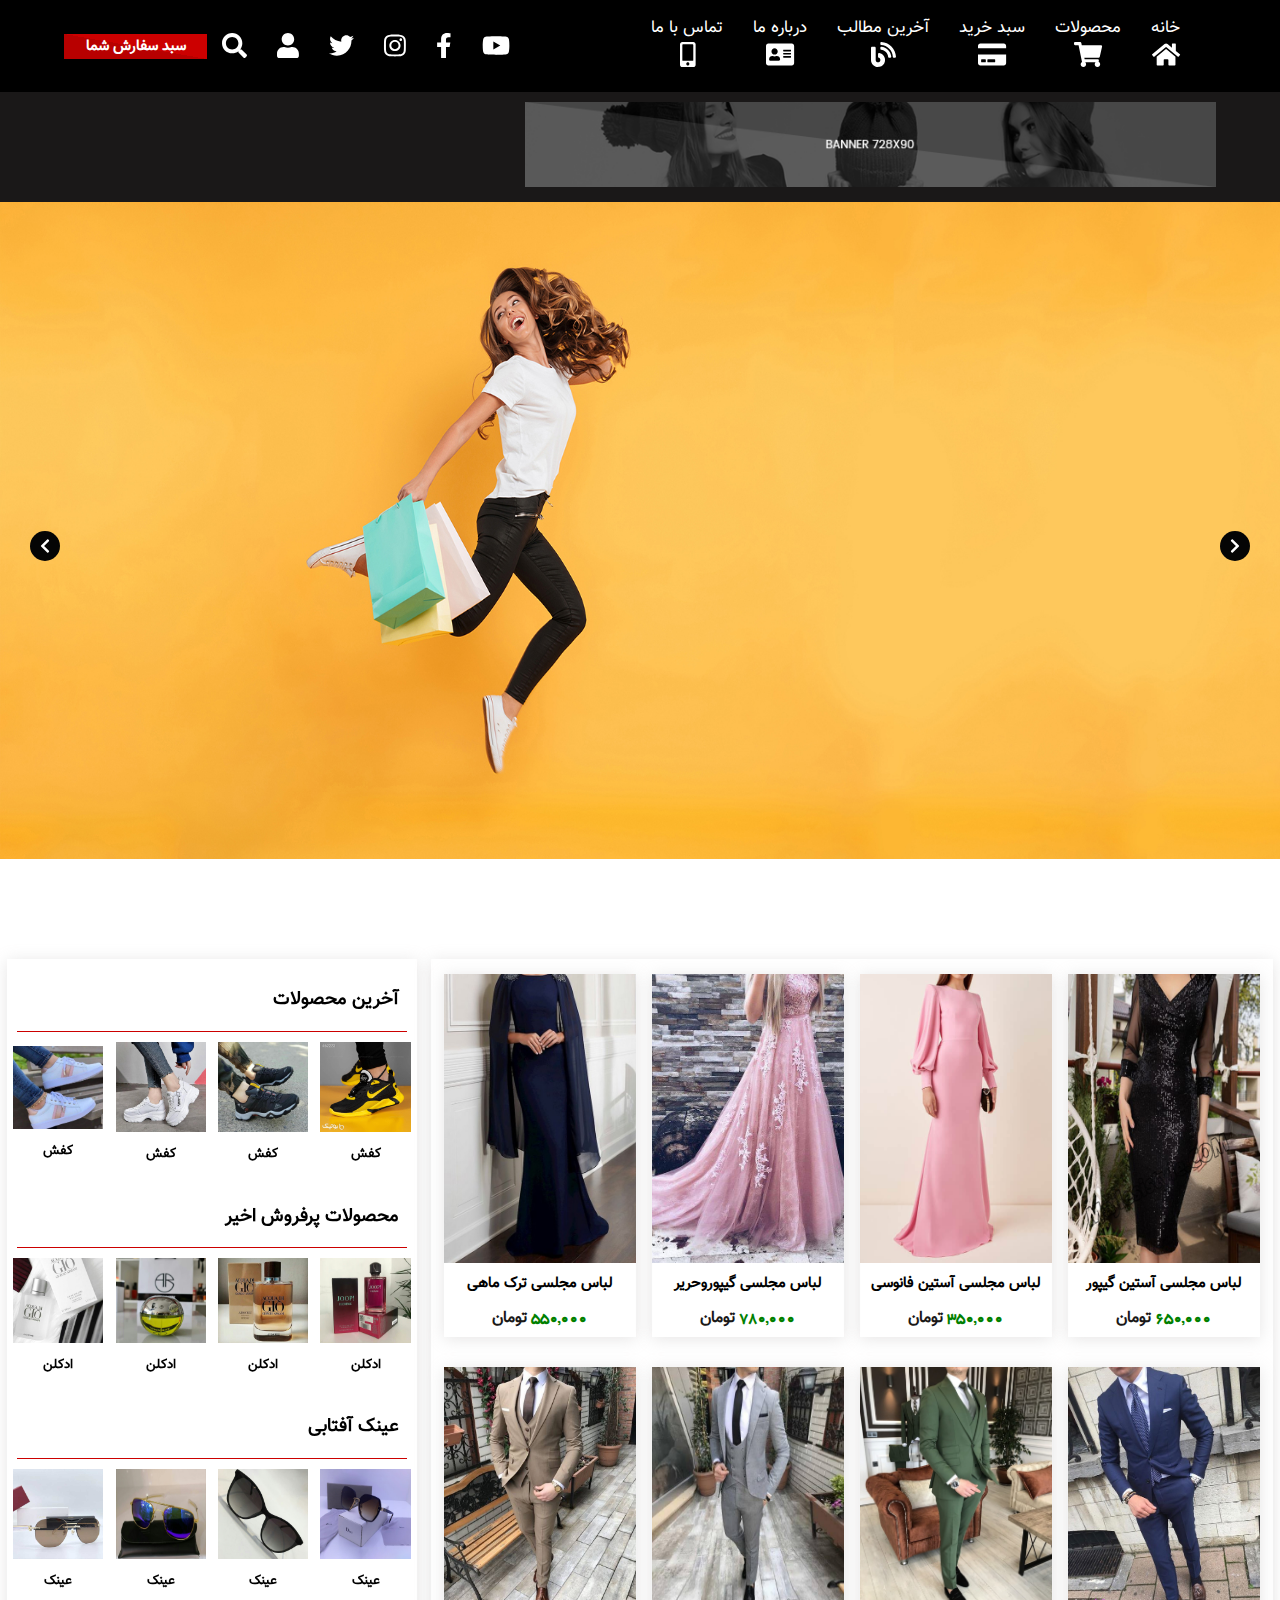
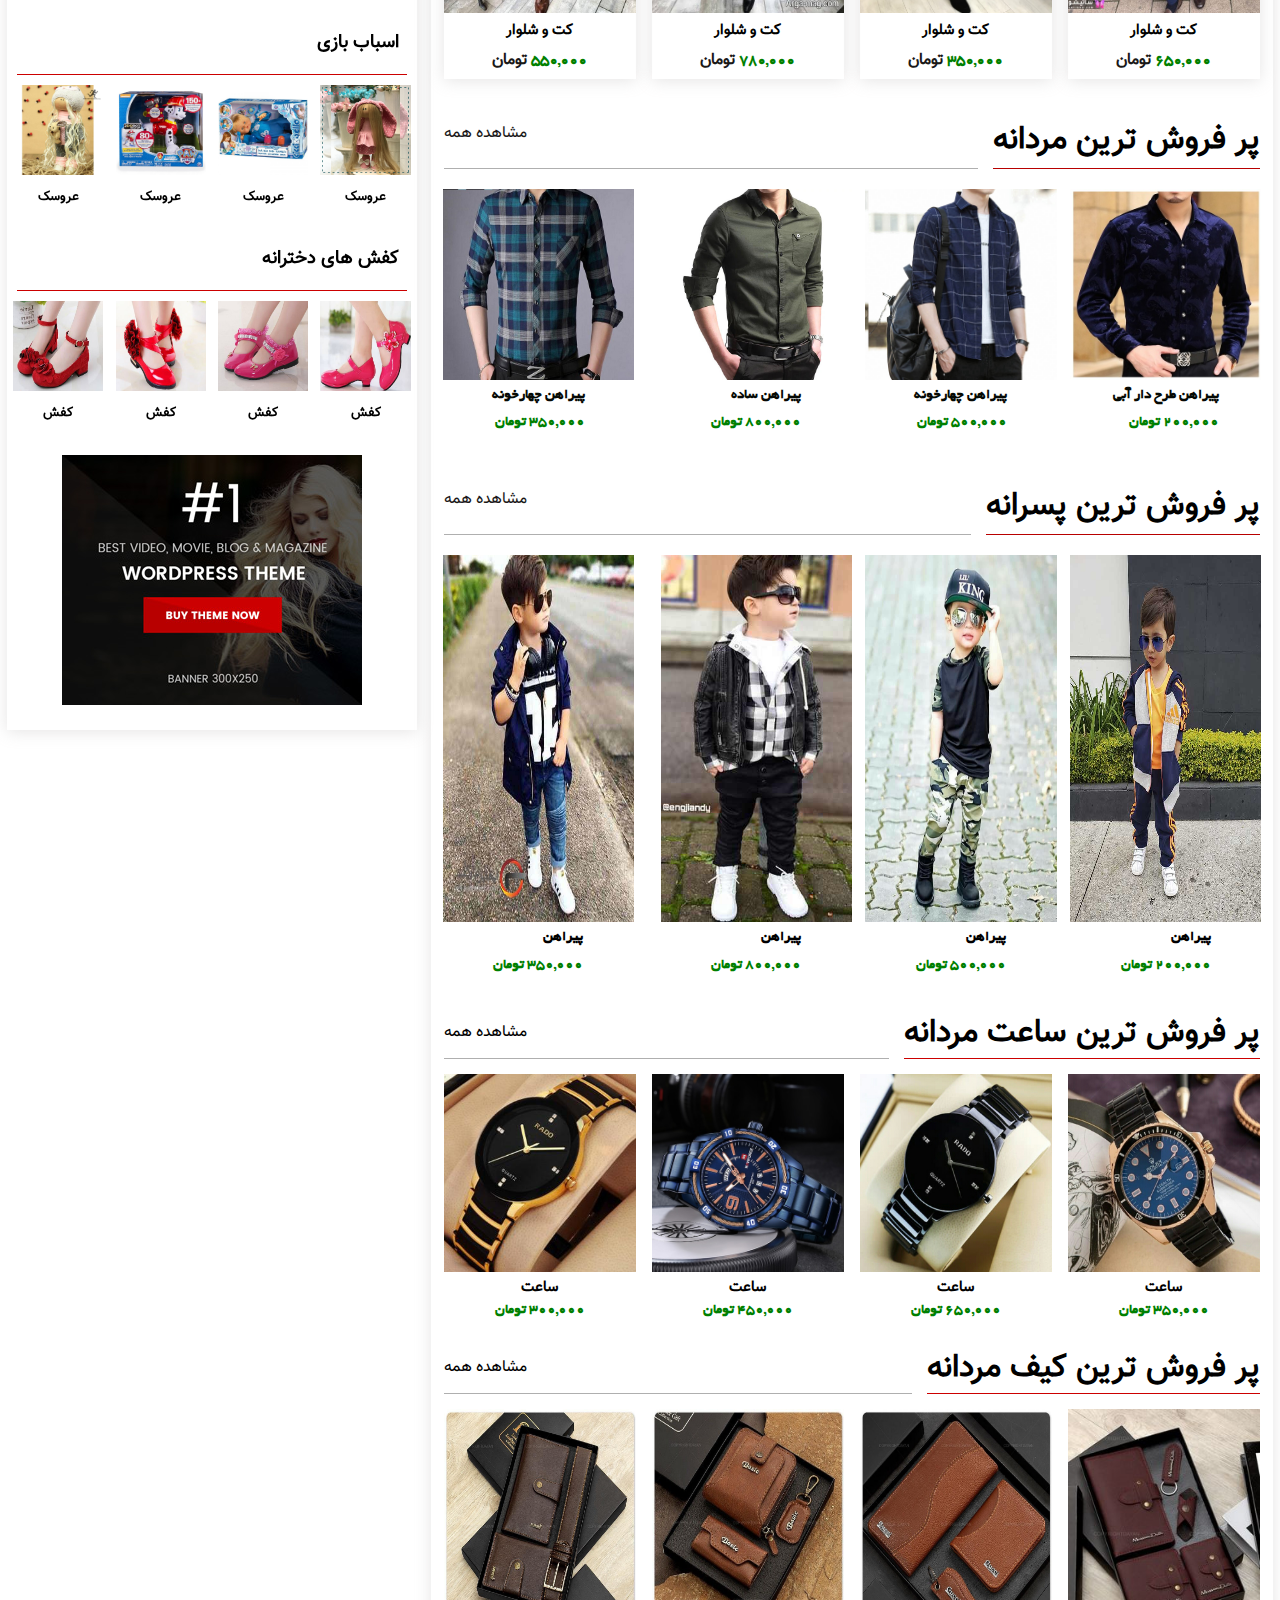
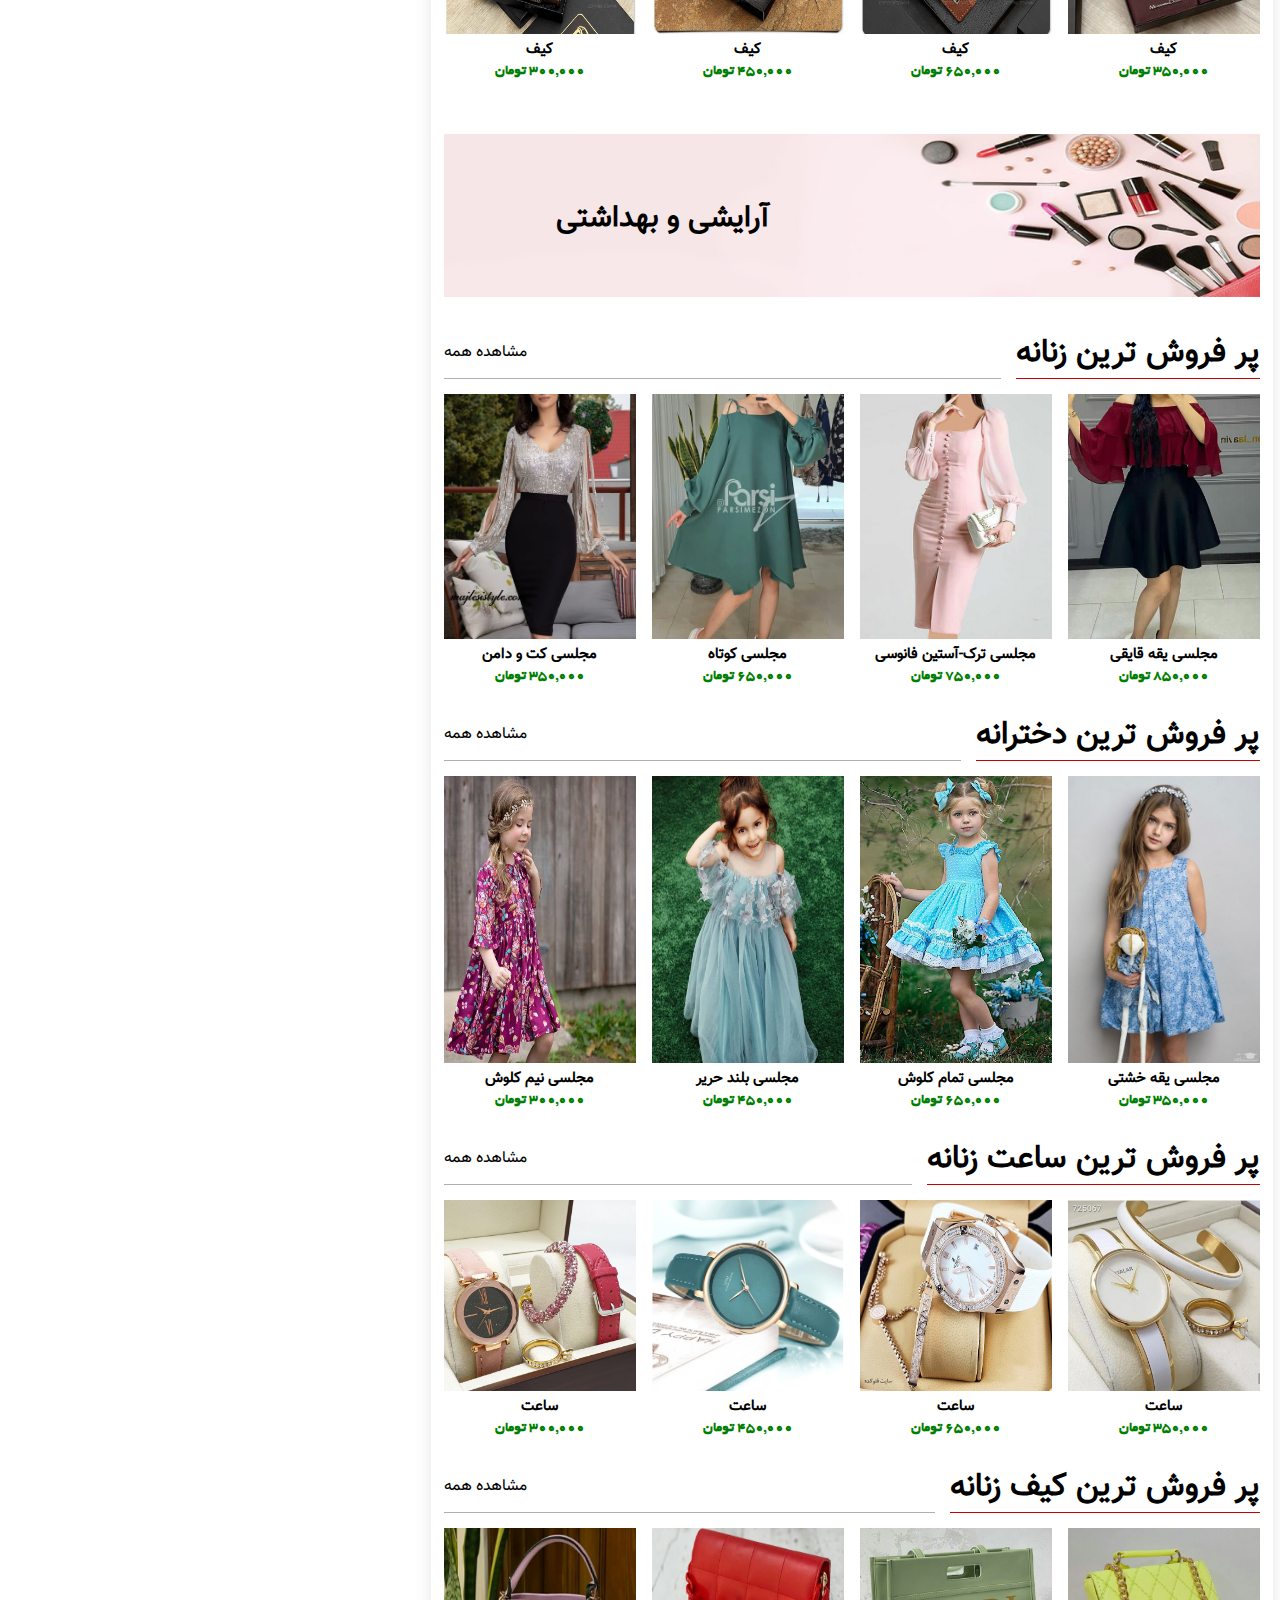
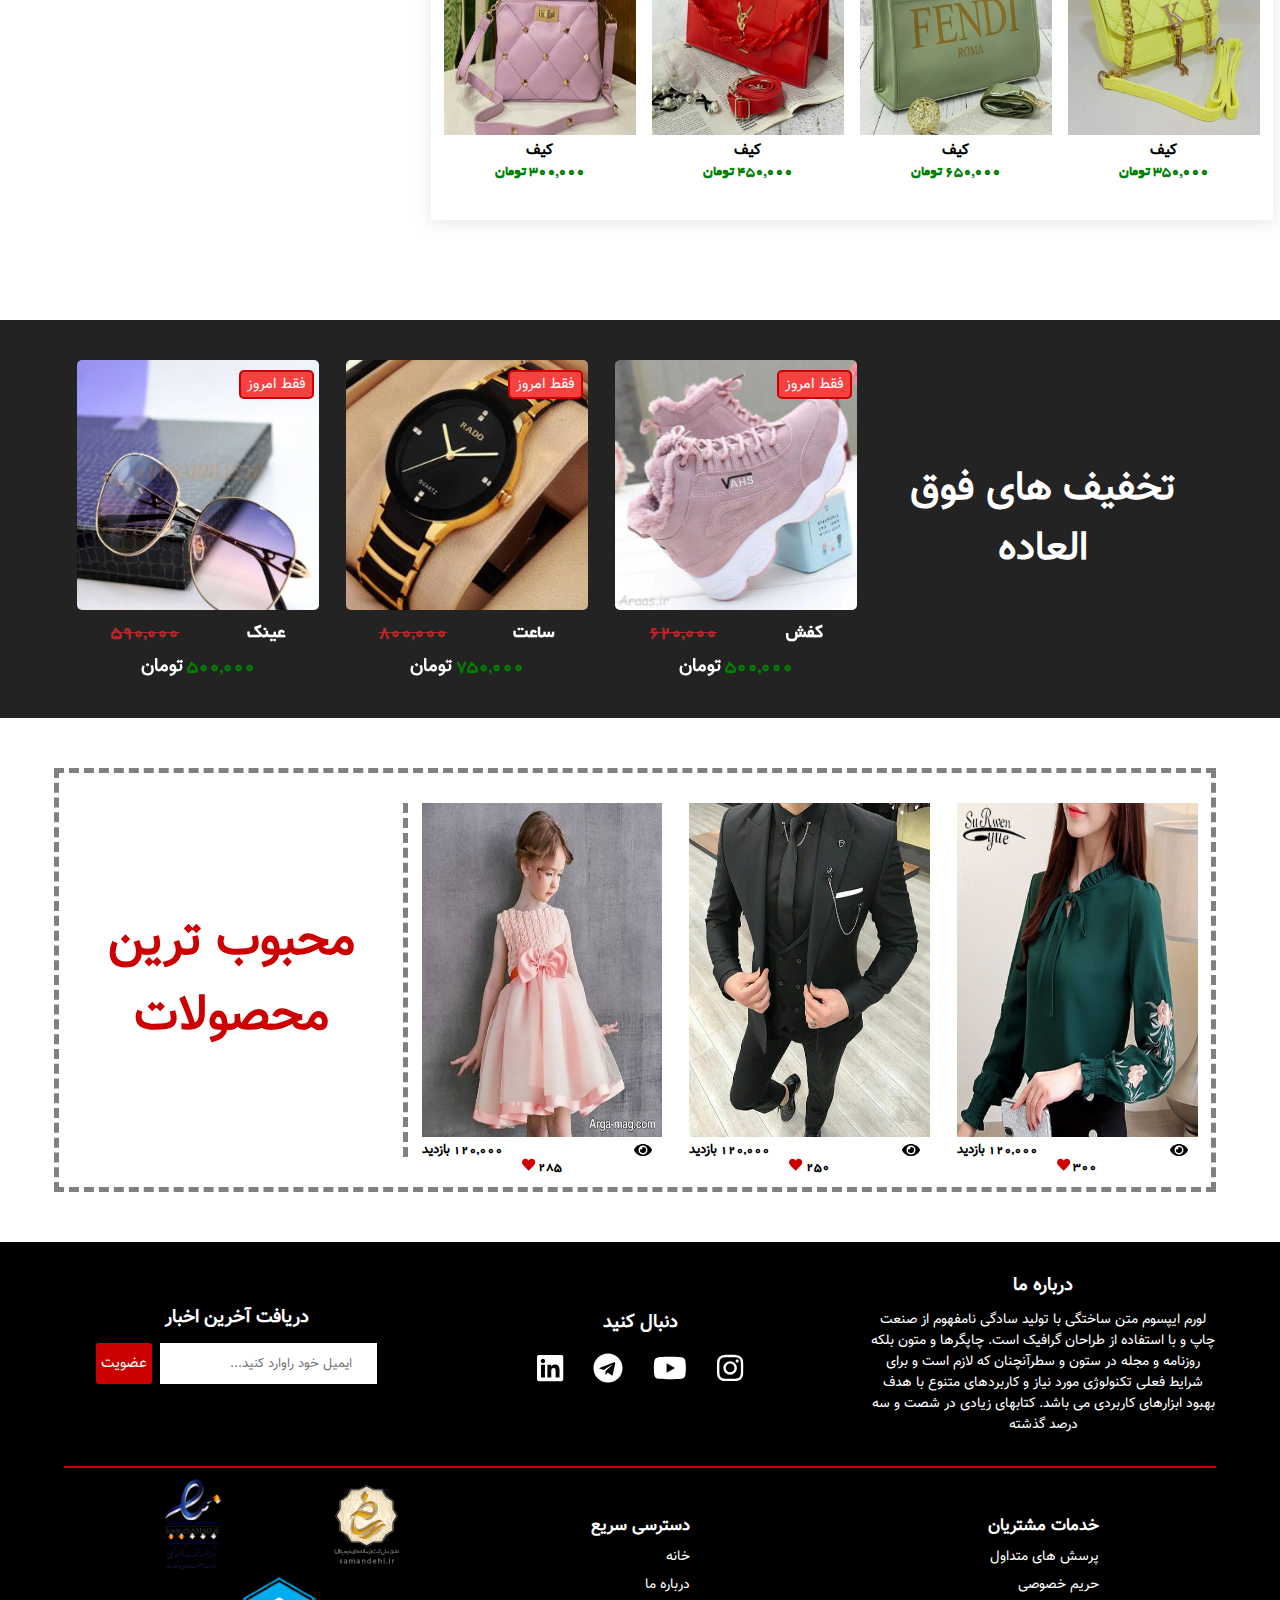
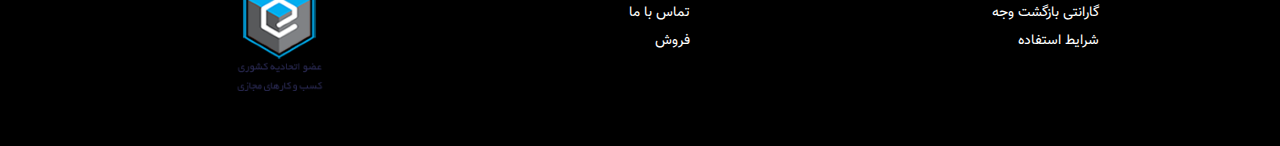
<file: projects/SHOP/index.html>
<!DOCTYPE html>
<html lang="en">

<head>
    <meta charset="UTF-8" />
    <meta http-equiv="X-UA-Compatible" content="IE=edge" />
    <meta name="viewport" content="width=device-width, initial-scale=1.0" />
    <title>shop</title>
    <link rel="stylesheet" href="style/style.css" />
    <link rel="stylesheet" href="style/reset.css" />
    <link rel="stylesheet" href="style/responsive.css" />
</head>

<body>
       <div class="preloader">
        <img src="images/preloader.gif" alt="">
    </div>
    <header>
        <div class="container">
            <div class="navbar">
                <div class="menu">
                    <ul>
                        <div class="close-menu">
                            <i class="fas fa-times"></i>
                        </div>
                        <li>
                            <a href="#">خانه <i class="fas fa-home"></i></a>
                        </li>
                        <li id="dropdown">
                            <a href="#">محصولات <i class="fas fa-shopping-cart"></i></a>
                            <ul class="mega-menu">
                                <li>
                                    <h2>زنانه</h2>
                                    <ul>
                                        <li><a href="">کت و شلوار</a></li>
                                        <li><a href="">لباس مجلسی</a></li>
                                        <li><a href="">عینک های برند</a></li>
                                        <li><a href="">عطرهای محبوب</a></li>
                                        <li><a href=""> کیف </a></li>
                                    </ul>
                                </li>
                                <li>
                                    <h2>مردانه</h2>
                                    <ul>
                                        <li><a href="">کت و شلوار</a></li>
                                        <li><a href="">لباس مجلسی</a></li>
                                        <li><a href="">عینک های برند</a></li>
                                        <li><a href="">عطرهای محبوب</a></li>
                                        <li><a href=""> کیف </a></li>
                                    </ul>
                                </li>
                                <li>
                                    <h2>بچگانه</h2>
                                    <ul>
                                        <li><a href="">کت و شلوار</a></li>
                                        <li><a href="">لباس مجلسی</a></li>
                                        <li><a href="">عینک های برند</a></li>
                                        <li><a href="">عطرهای محبوب</a></li>
                                        <li><a href=""> کیف </a></li>
                                    </ul>
                                </li>
                                <li>
                                    <img src="images/6.jpg" alt="" />
                                </li>
                            </ul>
                        </li>
                        <li>
                            <a href="#">سبد خرید <i class="fas fa-credit-card"></i></a>
                        </li>
                        <li>
                            <a href="#">آخرین مطالب <i class="fas fa-blog"></i></a>
                        </li>
                        <li>
                            <a href="#">درباره ما <i class="fas fa-address-card"></i></a>
                        </li>
                        <li>
                            <a href="#">تماس با ما <i class="fas fa-mobile-alt"></i></a>
                        </li>
                    </ul>
                </div>
                <div class="menu-icon">
                    <div></div>
                </div>
                <div class="social">
                    <ul>
                        <li>
                            <a href="#"><i class="fab fa-youtube"></i></a>
                        </li>
                        <li>
                            <a href="#"><i class="fab fa-facebook-f"></i></a>
                        </li>
                        <li>
                            <a href="#"><i class="fab fa-instagram"></i></a>
                        </li>
                        <li>
                            <a href="#"><i class="fab fa-twitter"></i></a>
                        </li>
                        <li>
                            <a href="#"><i class="fas fa-user"></i></a>
                            <ul>
                                <li><a href="">ثبت نام</a></li>
                                <li><a href="">ورود</a></li>
                            </ul>
                        </li>
                        <li>
                            <a href="#"><i class="fas fa-search"></i></a>
                        </li>
                    </ul>
                    <button>  سبد سفارش شما</button>
                </div>
            </div>
        </div>
    </header>
    <section id="banner">
        <div class="container">
            <div class="banner">
                <div class="img-banner">
                    <img src="images/nav-banner.png" alt="" />
                </div>              
            </div>
        </div>
    </section>

    <section id="slider">
        <div class="item">
            <div style="background-image: url('images/slider1.jpg')" class="item-slider active">
                <div class="caption">
                    <h1>از اینجا دست خالی بیرون نمیری</h1>
                    <h3>اینجا همه چیز هست و تو نمیتونی دست خالی بیرون بری.</h3>
                </div>
            </div>
            <div style="background-image: url('images/slider2.jpg')" class="item-slider">
                <div class="caption">
                    <h1>شیک پوشی و خاص بودن را با ما تجربه کنید</h1>
                </div>
            </div>
            <div style="background-image: url('images/slider3.jpg')" class="item-slider">
                <div class="caption">
                    <h1>استایل های روز را با ما تجربه کنید</h1>
                </div>
            </div>
        </div>
        <div class="controls">
            <div class="next"><i class="fas fa-chevron-right"></i></div>
            <div class="prev"><i class="fas fa-chevron-left"></i></div>
        </div>
        <div class="proggress"></div>
    </section>
    <main id="content">
        <article>
            <div class="dresses">
                <div class="dress-item">
                    <img src="images/product/1.jpg" alt="" />
                    <a onclick="showSingle(this)" class="dress-info" href="last-product-html/single.html">
                        <h3> لباس مجلسی آستین گیپور</h3>
                        <h4>650,000 <span>تومان</span></h4>
                    </a>
                </div>
                <div class="dress-item">
                    <img src="images/product/2.jpg" alt="" />
                    <a onclick="showSingle(this)" href="last-product-html/single.html">
                        <h3>لباس مجلسی آستین فانوسی</h3>
                        <h4>350,000 <span>تومان</span></h4>
                    </a>
                </div>
                <div class="dress-item">
                    <img src="images/product/3.png" alt="" />
                    <a onclick="showSingle(this)" href="last-product-html/single.html">
                        <h3>لباس مجلسی گیپوروحریر</h3>
                        <h4>780,000 <span>تومان</span></h3>
                    </a>
                </div>
                <div class="dress-item">
                    <img src="images/product/4.jpg" alt="" />
                    <a onclick="showSingle(this)" href="last-product-html/single.html">
                        <h3>لباس مجلسی ترک ماهی</h3>
                        <h4>550,000 <span>تومان</span></h4>
                    </a>
                </div>
            </div>
            <div class="coats">
                <div class="coat-item">
                    <img src="images/product/coat/coat1.jpg" alt="" />
                    <a onclick="showSingle(this)" href="last-product-html/single.html">
                        <h3> کت و شلوار</h3>
                        <h4>650,000 <span>تومان</span></h4>
                    </a>
                </div>
                <div class="coat-item">
                    <img src="images/product/coat/coat10.jpg" alt="" />
                    <a onclick="showSingle(this)" href="last-product-html/single.html">
                        <h3> کت و شلوار</h3>
                        <h4>350,000 <span>تومان</span></h4>
                    </a>
                </div>
                <div class="coat-item">
                    <img src="images/product/coat/coat6.jpg" alt="" />
                    <a onclick="showSingle(this)" href="last-product-html/single.html">
                        <h3> کت و شلوار</h3>
                        <h4>780,000 <span>تومان</span></h3>
                    </a>
                </div>
                <div class="coat-item">
                    <img src="images/product/coat/coat9.jpg" alt="" />
                    <a onclick="showSingle(this)" href="last-product-html/single.html">
                        <h3> کت و شلوار</h3>
                        <h4>550,000 <span>تومان</span></h4>
                    </a>
                </div>
            </div>

            <div class="best-selling-men">
                <div class="title-best">
                    <h1>پر فروش ترین مردانه</h1>
                    <a href="">مشاهده همه</a>
                </div>
                <div class="dress-men">
                    <div class="man-item">
                        <img src="images/product/men/1.jpg" alt="pic">
                        <a onclick="showSingle(this)" href="last-product-html/single.html">
                            <h4> پیراهن طرح دار آبی </h4>
                            <h4>200,000 <span>تومان</span></h4>
                        </a>
                    </div>
                    <div class="man-item">
                        <img src="images/product/men/2.jpg" alt="pic">
                        <a onclick="showSingle(this)" href="last-product-html/single.html">
                            <h4>پیراهن چهارخونه </h4>
                            <h4>500,000 <span>تومان</span></h4>
                        </a>
                    </div>
                    <div class="man-item">
                        <img src="images/product/men/3.jpg" alt="pic">
                        <a onclick="showSingle(this)" href="last-product-html/single.html">
                            <h4>پیراهن ساده </h4>
                            <h4>800,000 <span>تومان</span></h4>
                    </div>
                    </a>
                    <div class="man-item">
                        <img src="images/product/men/4.jpg" alt="pic">
                        <a onclick="showSingle(this)" href="last-product-html/single.html">
                            <h4>پیراهن چهارخونه </h4>
                            <h4>350,000 <span>تومان</span></h4>
                        </a>
                    </div>
                </div>
            </div>

            <div class="best-selling-boy">
                <div class="title-best-boy">
                    <h1>پر فروش ترین پسرانه</h1>
                    <a href="">مشاهده همه</a>
                </div>
                <div class="boy-items">
                    <div class="boy-item">
                        <img src="images/product/boy/boy6.jpg" alt="">
                        <a onclick="showSingle(this)" href="last-product-html/single.html">
                            <h4> پیراهن </h4>
                            <h4>200,000 <span>تومان</span></h4>
                        </a>
                    </div>
                    <div class="boy-item">
                        <img src="images/product/boy/boy2.jpg" alt="">
                        <a onclick="showSingle(this)" href="last-product-html/single.html">
                            <h4>پیراهن </h4>
                            <h4>500,000 <span>تومان</span></h4>
                        </a>
                    </div>
                    <div class="boy-item">
                        <img src="images/product/boy/boy8.jpg" alt="">
                        <a onclick="showSingle(this)" href="last-product-html/single.html">
                            <h4>پیراهن </h4>
                            <h4>800,000 <span>تومان</span></h4>
                    </div>
                    </a>
                    <div class="boy-item">
                        <img src="images/product/boy/boy9.jpg" alt="">
                        <a onclick="showSingle(this)" href="last-product-html/single.html">
                            <h4>پیراهن </h4>
                            <h4>350,000 <span>تومان</span></h4>
                        </a>
                    </div>
                </div>
            </div>

            <div id="watch-men">
                <div class="watch-men-title">
                    <h1>پر فروش ترین ساعت مردانه</h1>
                    <a href="">مشاهده همه</a>
                </div>
                <div class="men-watch-items">
                    <div class="men-watch-single">
                        <img src="images/product/watch-man/watch2.png" alt="">
                        <a onclick="showSingle(this)" href="last-product-html/single.html">
                            <h4>ساعت</h4>
                            <h4>350,000 <span>تومان</span></h4>
                        </a>
                    </div>
                    <div class="men-watch-single">
                        <img src="images/product/watch-man/watch3.png" alt="">
                        <a onclick="showSingle(this)" href="last-product-html/single.html">
                            <h4>ساعت</h4>
                            <h4>650,000 <span>تومان</span></h4>
                        </a>
                    </div>
                    <div class="men-watch-single">
                        <img src="images/product/watch-man/watch6.jpg" alt="">
                        <a onclick="showSingle(this)" href="last-product-html/single.html">
                            <h4>ساعت</h4>
                            <h4>450,000 <span>تومان</span></h4>
                        </a>
                    </div>
                    <div class="men-watch-single">
                        <img src="images/product/watch-man/watch7.jpg" alt="">
                        <a onclick="showSingle(this)" href="last-product-html/single.html">
                            <h4>ساعت</h4>
                            <h4>300,000 <span>تومان</span></h4>
                        </a>
                    </div>
                </div>
            </div>
            <div id="bag-men">
                <div class="bag-men-title">
                    <h1>پر فروش ترین کیف مردانه</h1>
                    <a href="">مشاهده همه</a>
                </div>
                <div class="men-bag-items">
                    <div class="men-bag-single">
                        <img src="images/product/wallet-man/wallet3.jpg" alt="">
                        <a onclick="showSingle(this)" href="last-product-html/single.html">
                            <h4>کیف</h4>
                            <h4>350,000 <span>تومان</span></h4>
                        </a>
                    </div>
                    <div class="men-bag-single">
                        <img src="images/product/wallet-man/wallet6.jpg" alt="">
                        <a onclick="showSingle(this)" href="last-product-html/single.html">
                            <h4>کیف</h4>
                            <h4>650,000 <span>تومان</span></h4>
                        </a>
                    </div>
                    <div class="men-bag-single">
                        <img src="images/product/wallet-man/wallet7.jpeg" alt="">
                        <a onclick="showSingle(this)" href="last-product-html/single.html">
                            <h4>کیف</h4>
                            <h4>450,000 <span>تومان</span></h4>
                        </a>
                    </div>
                    <div class="men-bag-single">
                        <img src="images/product/wallet-man/wallet8.jpg" alt="">
                        <a onclick="showSingle(this)" href="last-product-html/single.html">
                            <h4>کیف</h4>
                            <h4>300,000 <span>تومان</span></h4>
                        </a>
                    </div>
                </div>
            </div>
            <div id="cosmetic">
                <a href=""> <img src="images/product/Cosmetics.jpg" alt="">
                    <h1>آرایشی و بهداشتی</h1>
                </a>
            </div>
            <div id="women-dress">
                <div class="women-title">
                    <h1>پر فروش ترین زنانه</h1>
                    <a href="">مشاهده همه</a>
                </div>
                <div class="women-dress-items">
                    <div class="woman-single">
                        <img src="images/product/girl/girl1.png" alt="">
                        <a onclick="showSingle(this)" href="last-product-html/single.html">
                            <h4>مجلسی یقه قایقی</h4>
                            <h4>850,000 <span>تومان</span></h4>
                        </a>
                    </div>
                    <div class="woman-single">
                        <img src="images/product/girl/girl10.jpg" alt="">
                        <a onclick="showSingle(this)" href="last-product-html/single.html">
                            <h4>مجلسی ترک-آستین فانوسی</h4>
                            <h4>750,000 <span>تومان</span></h4>
                        </a>
                    </div>
                    <div class="woman-single">
                        <img src="images/product/girl/girl2.png" alt="">
                        <a onclick="showSingle(this)" href="last-product-html/single.html">
                            <h4>مجلسی کوتاه</h4>
                            <h4>650,000 <span>تومان</span></h4>
                        </a>
                    </div>
                    <div class="woman-single">
                        <img src="images/product/girl/girl6.jpg" alt="">
                        <a onclick="showSingle(this)" href="last-product-html/single.html">
                            <h4>مجلسی کت و دامن</h4>
                            <h4>350,000 <span>تومان</span></h4>
                        </a>
                    </div>
                </div>
            </div>
            <div id="girls-dress">
                <div class="girl-title">
                    <h1>پر فروش ترین دخترانه</h1>
                    <a href="">مشاهده همه</a>
                </div>
                <div class="girl-dress-items">
                    <div class="girl-single">
                        <img src="images/product/daughter/child7.jpeg" alt="">
                        <a onclick="showSingle(this)" href="last-product-html/single.html">
                            <h4>مجلسی یقه خشتی</h4>
                            <h4>350,000 <span>تومان</span></h4>
                        </a>
                    </div>
                    <div class="girl-single">
                        <img src="images/product/daughter/child3.jpg" alt="">
                        <a onclick="showSingle(this)" href="last-product-html/single.html">
                            <h4>مجلسی تمام کلوش</h4>
                            <h4>650,000 <span>تومان</span></h4>
                        </a>
                    </div>
                    <div class="girl-single">
                        <img src="images/product/daughter/child5.jpg" alt="">
                        <a onclick="showSingle(this)" href="last-product-html/single.html">
                            <h4>مجلسی بلند حریر</h4>
                            <h4>450,000 <span>تومان</span></h4>
                        </a>
                    </div>
                    <div class="girl-single">
                        <img src="images/product/daughter/child8.jpg" alt="">
                        <a onclick="showSingle(this)" href="last-product-html/single.html">
                            <h4>مجلسی نیم کلوش</h4>
                            <h4>300,000 <span>تومان</span></h4>
                        </a>
                    </div>
                </div>
            </div>
            <div id="watch-women">
                <div class="watch-woman-title">
                    <h1>پر فروش ترین ساعت زنانه</h1>
                    <a href="">مشاهده همه</a>
                </div>
                <div class="women-watch-items">
                    <div class="woman-watch-single">
                        <img src="images/product/watch-woman/watch4.jpg" alt="">
                        <a onclick="showSingle(this)" href="last-product-html/single.html">
                            <h4>ساعت</h4>
                            <h4>350,000 <span>تومان</span></h4>
                        </a>
                    </div>
                    <div class="woman-watch-single">
                        <img src="images/product/watch-woman/watch6.jpg" alt="">
                        <a onclick="showSingle(this)" href="last-product-html/single.html">
                            <h4>ساعت</h4>
                            <h4>650,000 <span>تومان</span></h4>
                        </a>
                    </div>
                    <div class="woman-watch-single">
                        <img src="images/product/watch-woman/watch8.jpg" alt="">
                        <a onclick="showSingle(this)" href="last-product-html/single.html">
                            <h4>ساعت</h4>
                            <h4>450,000 <span>تومان</span></h4>
                        </a>
                    </div>
                    <div class="woman-watch-single">
                        <img src="images/product/watch-woman/watch9.jpg" alt="">
                        <a onclick="showSingle(this)" href="last-product-html/single.html">
                            <h4>ساعت</h4>
                            <h4>300,000 <span>تومان</span></h4>
                        </a>
                    </div>
                </div>
            </div>
            <div id="bag-women">
                <div class="bag-woman-title">
                    <h1>پر فروش ترین کیف زنانه</h1>
                    <a href="">مشاهده همه</a>
                </div>
                <div class="women-bag-items">
                    <div class="woman-bag-single">
                        <img src="images/product/bag-woman/bag1.png" alt="">
                        <a onclick="showSingle(this)" href="last-product-html/single.html">
                            <h4>کیف</h4>
                            <h4>350,000 <span>تومان</span></h4>
                        </a>
                    </div>
                    <div class="woman-bag-single">
                        <img src="images/product/bag-woman/bag2.png" alt="">
                        <a onclick="showSingle(this)" href="last-product-html/single.html">
                            <h4>کیف</h4>
                            <h4>650,000 <span>تومان</span></h4>
                        </a>
                    </div>
                    <div class="woman-bag-single">
                        <img src="images/product/bag-woman/bag3.png" alt="">
                        <a onclick="showSingle(this)" href="last-product-html/single.html">
                            <h4>کیف</h4>
                            <h4>450,000 <span>تومان</span></h4>
                        </a>
                    </div>
                    <div class="woman-bag-single">
                        <img src="images/product/bag-woman/bag6.jpg" alt="">
                        <a onclick="showSingle(this)" href="last-product-html/single.html">
                            <h4>کیف</h4>
                            <h4>300,000 <span>تومان</span></h4>
                        </a>
                    </div>
                </div>
            </div>
        </article>
        <aside>
            <div>
                <h3>آخرین محصولات</h3>
                <div class="last-products">
                    <div class="last-product">
                       <img src="images/product/shoes/1.jpg" alt="" >
                        <h5>کفش</h5>
                    </div>
                    <div class="last-product">
                        <img src="images/product/shoes/2.jpeg" alt="">
                        <h5>کفش</h5>
                    </div>
                    <div class="last-product">
                        <img src="images/product/shoes/3.jpg" alt="">
                        <h5>کفش</h5>
                    </div>
                    <div class="last-product">
                        <img src="images/product/shoes/4.jpg" alt="">
                        <h5>کفش</h5>
                    </div>
                </div>
            </div>
            <div>
                <h3>محصولات پرفروش اخیر</h3>
                <div class="best-selling-products">
                    <div class="best-selling-product">
                        <img src="images/product/bestsellers/perfume3.png" alt="">
                        <h5>ادکلن</h5>
                    </div>
                    <div class="best-selling-product">
                        <img src="images/product/bestsellers/perfume4.png" alt="">
                        <h5>ادکلن</h5>
                    </div>
                    <div class="best-selling-product">
                        <img src="images/product/bestsellers/perfume7.jpg" alt="">
                        <h5>ادکلن</h5>
                    </div>
                    <div class="best-selling-product">
                        <img src="images/product/bestsellers/perfume8.jpg" alt="">
                        <h5>ادکلن</h5>
                    </div>
                </div>
            </div>
            <div>
                <h3>عینک آفتابی</h3>
                <div class="sunglasses">
                    <div class="single-sunglasses">
                        <img src="images/product/sunglasses/sunglasses10.jpg" alt="">
                        <h5>عینک</h5>
                    </div>
                    <div class="single-sunglasses">
                        <img src="images/product/sunglasses/sunglasses4.png" alt="">
                        <h5>عینک</h5>
                    </div>
                    <div class="single-sunglasses">
                        <img src="images/product/sunglasses/sunglasses5.png" alt="">
                        <h5>عینک</h5>
                    </div>
                    <div class="single-sunglasses">
                        <img src="images/product/sunglasses/sunglasses9.jpg" alt="">
                        <h5>عینک</h5>
                    </div>
                </div>
            </div>
            <div>
                <h3>اسباب بازی</h3>
                <div class="toys">
                    <div class="single-toy">
                        <img src="images/product/toy/toy1.png" alt="">
                        <h5>عروسک</h5>
                    </div>
                    <div class="single-toy">
                        <img src="images/product/toy/toy6.jpg" alt="">
                        <h5>عروسک</h5>
                    </div>
                    <div class="single-toy">
                        <img src="images/product/toy/toy7.jpg" alt="">
                        <h5>عروسک</h5>
                    </div>
                    <div class="single-toy">
                        <img src="images/product/toy/toy9.jpg" alt="">
                        <h5>عروسک</h5>
                    </div>
                </div>
            </div>
            <div>
                <h3>کفش های دخترانه</h3>
                <div class="girl-shoes">
                    <div class="single-shoes-girl">
                        <img src="images/product/shoes-girl/shoes1.jpg" alt="">
                        <h5>کفش</h5>
                    </div>
                    <div class="single-shoes-girl">
                        <img src="images/product/shoes-girl/shoes10.jpg" alt="">
                        <h5>کفش</h5>
                    </div>
                    <div class="single-shoes-girl">
                        <img src="images/product/shoes-girl/shoes2.jpg" alt="">
                        <h5>کفش</h5>
                    </div>
                    <div class="single-shoes-girl">
                        <img src="images/product/shoes-girl/shoes4.jpg" alt="">
                        <h5>کفش</h5>
                    </div>
                </div>
            </div>
            <div class="banner">
                <a href="">
                    <img src="images/product/banner-ads.jpg" alt="">
                </a>
            </div>
        </aside>
    </main>
    <section id="suggested">
        <div class="container">
            <div class="discount-products">
                <h1>تخفیف های فوق العاده </h1>
                <div class="suggest-items">
                    <div class="suggest-single">
                        <button>فقط امروز</button>
                        <img src="images/product/discount-Product/1.jpg" alt="">
                        <div class="single-info">
                            <div class="price">
                                <h3>کفش</h3>
                                <h3>620,000</h3>
                            </div>
                            <h3>500,000 <span>تومان</span></h3>
                        </div>
                    </div>
                    <div class="suggest-single">
                        <button>فقط امروز</button>
                        <img src="images/product/discount-Product/2.jpg" alt="">
                        <div class="single-info">
                            <div class="price">
                                <h3>ساعت</h3>
                                <h3>800,000</h3>
                            </div>
                            <h3>750,000 <span>تومان</span></h3>
                        </div>
                    </div>
                    <div class="suggest-single">
                        <button>فقط امروز</button>
                        <img src="images/product/discount-Product/sunglasses6.jpg" alt="">
                        <div class="single-info">
                            <div class="price">
                                <h3>عینک</h3>
                                <h3>590,000</h3>
                            </div>
                            <h3>500,000 <span>تومان</span></h3>
                        </div>
                    </div>
                </div>
            </div>
        </div>
    </section>
    <section id="popular-products">
        <div class="container">
            <div class="favorite-products">
                <div class="favorite-items">
                    <div class="favorite-single">
                        <img src="images/product/favorites/3.jpg" alt="">
                        <div class="favorite-info">
                            <div class="single-info">
                                <i class="fas fa-eye"></i>
                                <h5>120,000 <span>بازدید</span></h5>
                            </div>
                            <div class="rate-love">
                                <h5>300 <span><i class="fas fa-heart"></i></span></h5>
                            </div>
                        </div>
                    </div>
                    <div class="favorite-single">
                        <img src="images/product/favorites/coat2.png" alt="">
                        <div class="favorite-info">
                            <div class="single-info">
                                <i class="fas fa-eye"></i>
                                <h5>120,000 <span>بازدید</span></h5>
                            </div>
                            <div class="rate-love">
                                <h5>250 <span><i class="fas fa-heart"></i></span></h5>
                            </div>
                        </div>
                    </div>
                    <div class="favorite-single">
                        <img src="images/product/favorites/child9.jpg" alt="">
                        <div class="favorite-info">
                            <div class="single-info">
                                <i class="fas fa-eye"></i>
                                <h5>120,000 <span>بازدید</span></h5>
                            </div>
                            <div class="rate-love">
                                <h5>285 <span><i class="fas fa-heart"></i></span></h5>
                            </div>
                        </div>
                    </div>
                </div>
                <div class="popular-title">
                    <h1>محبوب ترین محصولات</h1>
                </div>
            </div>
        </div>
    </section>
    <footer>
        <div class="container">
            <div class="footer-top">
                <div class="about-us">
                    <h3>درباره ما</h3>
                    <p>لورم ایپسوم متن ساختگی با تولید سادگی نامفهوم از صنعت چاپ و با استفاده از طراحان گرافیک است. چاپگرها و متون بلکه روزنامه و مجله در ستون و سطرآنچنان که لازم است و برای شرایط فعلی تکنولوژی مورد نیاز و کاربردهای متنوع با هدف بهبود ابزارهای
                        کاربردی می باشد. کتابهای زیادی در شصت و سه درصد گذشته</p>
                </div>
                <div class="social">
                    <h3>دنبال کنید</h3>
                    <ul>
                        <li><a href="#"><i class="fab fa-instagram"></i></a></li>
                        <li><a href="#"><i class="fab fa-youtube"></i></a></li>
                        <li><a href="#"><i class="fab fa-telegram"></i></a></li>
                        <li><a href="#"><i class="fab fa-linkedin"></i></a></li>

                    </ul>
                </div>
                <div class="last-news">
                    <h3>دریافت آخرین اخبار</h3>
                    <form>
                        <input type="text" placeholder="ایمیل خود راوارد کنید...">
                        <button>عضویت</button>
                    </form>
                </div>
            </div>
            <div class="footer-bottom">
                <div class="services-customers">
                    <ul>
                        <li><a href="#">خدمات مشتریان</a></li>
                        <li><a href="#">پرسش های متداول</a></li>
                        <li><a href="#">حریم خصوصی</a></li>
                        <li><a href="#">گارانتی بازگشت وجه</a></li>
                        <li><a href="#">شرایط استفاده</a></li>
                    </ul>
                </div>
                <div class="quick-access">
                    <ul>
                        <li><a href="#">دسترسی سریع</a></li>
                        <li><a href="#">خانه</a></li>
                        <li><a href="#">درباره ما</a></li>
                        <li><a href="#">تماس با ما</a></li>
                        <li><a href="#">فروش</a></li>
                    </ul>
                </div>
                <div class="icons">
                    <div class="wrapper-icon">
                        <div class="img-single">
                            <img src="images/f1.png" alt="">
                        </div>
                        <div class="img-single">
                            <img src="images/f2.png" alt="">
                        </div>
                        <div class="img-single">
                            <img src="images/f3.png" alt="">
                        </div>                      
                    </div>
                </div>
            </div>
        </div>
    </footer>
    <script src="js/all.min.js"></script>
    <script src="js/app.js"></script>
        <script src="js/script.js"></script>
    <script src="js/single-product.js"></script>

</body>

</html>
</file>
<file: projects/HOME/css/main.css>
@font-face {
  font-family: "vazir";
  src: url("../fonts/Vazir.eot") format("eot"), url("../fonts/Vazir.ttf") format("ttf"), url("../fonts/Vazir.woff") format("woff");
}

*,
*::before,
*::after {
  padding: 0;
  margin: 0;
  box-sizing: inherit;
}

html {
  box-sizing: border-box;
  font-size: 100%;
}

body {
  font-family: "vazir";
  color: #6d5d4b;
  font-weight: 300;
  line-height: 1.6;
  direction: rtl;
}

.preloader {
  position: fixed;
  top: 0;
  right: 0;
  left: 0;
  bottom: 0;
  z-index: 999;
  background-color: white;
  display: flex;
  justify-content: center;
  align-items: center;
}

.hide {
  display: none !important;
}

button,
input {
  font-family: "vazir";
}

.container {
  display: grid;
  grid-template-rows: 80vh min-content 40vw repeat(3, min-content);
  grid-template-columns: [sidebar-start] 8rem [sidebar-end full-start] minmax(6rem, 1fr) [center-start] repeat(8, [col-start] minmax(min-content, 14rem) [col-end]) [center-end] minmax(6rem, 1fr) [full-end];
}

@media screen and (max-width: 992px) {
  .container {
    grid-template-rows: 6rem min-content 40vw repeat(3, min-content);
    grid-template-columns: [full-start] minmax(6rem, 1fr) [center-start] repeat(8, [col-start] minmax(min-content, 14rem) [col-end]) [center-end] minmax(6rem, 1fr) [full-end];
  }
}

.header {
  grid-column: full-start / col-end 6;
  background: linear-gradient(rgba(16, 29, 44, 0.9), rgba(16, 29, 44, 0.9)), url("../img/hero.jpeg");
  background-size: cover;
  background-repeat: no-repeat;
  background-position: center;
  padding: 8rem;
  display: grid;
  grid-template-rows: 1fr min-content minmax(6rem, min-content) 1fr;
  grid-template-columns: minmax(min-content, max-content);
  grid-row-gap: 1.5rem;
  justify-content: center;
}

.header__logo {
  justify-self: center;
  height: 2.5rem;
}

.header__title-sub {
  color: #f9f7f6;
}

.header__seen {
  color: #f9f7f6;
  display: grid;
  grid-template-columns: 1fr max-content 1fr;
  grid-column-gap: 1.5rem;
  justify-content: center;
  align-items: center;
}

.header__seen::before {
  content: "";
  background-color: #f9f7f6;
  height: 1px;
}

.header__seen::after {
  content: "";
  background-color: #f9f7f6;
  height: 1px;
}

.header__btn {
  width: 40%;
  padding: 1rem 0.25rem;
  background-color: #c69963;
  border: none;
  outline: none;
  color: #f9f7f6;
  font-size: 1rem;
  align-self: flex-start;
  justify-self: flex-start;
  transition: all 0.5s ease-in-out;
  -webkit-transition: all 0.5s ease-in-out;
  -moz-transition: all 0.5s ease-in-out;
  -ms-transition: all 0.5s ease-in-out;
  -o-transition: all 0.5s ease-in-out;
  cursor: pointer;
}

.header__btn:hover {
  background-color: #b28451;
}

.header__logo--seen {
  display: grid;
  grid-template-columns: repeat(4, 1fr);
  grid-column-gap: 3rem;
  justify-items: center;
  align-items: center;
}

.header__logo--seen img {
  max-width: 100%;
  max-height: 2.5rem;
  filter: brightness(70%);
  -webkit-filter: brightness(70%);
}

@media screen and (max-width: 992px) {
  .header {
    grid-column: 1 / -1;
  }
}

.features {
  grid-column: center-start / center-end;
  margin: 5rem 0;
  display: grid;
  grid-template-columns: repeat(auto-fit, minmax(24rem, 1fr));
  grid-gap: 6rem;
  align-items: start;
}

.features .feature {
  display: grid;
  grid-template-columns: min-content 1fr;
  grid-row-gap: 1.5rem;
  grid-column-gap: 2.5rem;
}

.features .feature__icon {
  color: #c69963;
  grid-row: 1 / span 2;
}

.features .feature__icon svg {
  font-size: 4rem;
}

.gallery {
  background-color: #f9f7f6;
  grid-column: full-start / full-end;
  display: grid;
  grid-template-columns: repeat(8, 1fr);
  grid-template-rows: repeat(7, 5vw);
  grid-gap: 1.5rem;
  padding: 1.5rem;
}

.gallery__item--1 {
  grid-row: 1 / span 2;
  grid-column: 1 / span 2;
}

.gallery__item--2 {
  grid-row: 1 / span 3;
  grid-column: 3 / span 3;
}

.gallery__item--3 {
  grid-row: 1 / span 2;
  grid-column: 6 / span 1;
}

.gallery__item--4 {
  grid-row: 1 / span 2;
  grid-column: 7 / span 2;
}

.gallery__item--5 {
  grid-row: 3 / span 3;
  grid-column: 1 / span 2;
}

.gallery__item--6 {
  grid-row: 4 / span 2;
  grid-column: 3 / span 2;
}

.gallery__item--7 {
  grid-row: 4 / span 1;
  grid-column: 5 / span 1;
}

.gallery__item--8 {
  grid-row: 3 / span 2;
  grid-column: 6 / span 2;
}

.gallery__item--9 {
  grid-row: 3 / span 3;
  grid-column: 8 / span 1;
}

.gallery__item--10 {
  grid-row: 6 / span 2;
  grid-column: 1 / span 1;
}

.gallery__item--11 {
  grid-row: 6 / span 2;
  grid-column: 2 / span 2;
}

.gallery__item--12 {
  grid-row: 6 / span 2;
  grid-column: 4 / span 1;
}

.gallery__item--13 {
  grid-row: 5 / span 3;
  grid-column: 5 / span 3;
}

.gallery__item--14 {
  grid-row: 6 / span 2;
  grid-column: 8 / span 1;
}

.gallery__item .gallery__img {
  width: 100%;
  height: 100%;
  object-fit: cover;
  display: block;
}

.homes {
  margin: 10rem 0;
  background-color: white;
  grid-column: center-start / center-end;
  display: grid;
  grid-template-columns: repeat(auto-fit, minmax(25rem, 1fr));
  grid-gap: 7rem;
}

.homes .home {
  background-color: #f9f7f6;
  display: grid;
  grid-template-columns: repeat(2, 1fr);
  grid-row-gap: 3.5rem;
}

.homes .home img {
  width: 100%;
  grid-row: 1 / 2;
  grid-column: 1 / -1;
  z-index: 1;
}

.homes .home .fa-heart {
  font-size: 2rem;
  color: red;
  grid-row: 1 / 2;
  grid-column: 1 / 2;
  z-index: 2;
  justify-self: start;
  margin: 1rem;
}

.homes .home__heading {
  background-color: black;
  color: #f9f7f6;
  grid-row: 1 / 2;
  grid-column: 1 / -1;
  justify-content: center;
  z-index: 3;
  width: 80%;
  justify-self: center;
  align-self: end;
  text-align: center;
  padding: 1.25rem;
  transform: translateY(50%);
  -webkit-transform: translateY(50%);
  -moz-transform: translateY(50%);
  -ms-transform: translateY(50%);
  -o-transform: translateY(50%);
}

.homes .home__status {
  display: grid;
  grid-template-columns: repeat(2, 1fr);
  grid-column: 1 / -1;
  justify-content: center;
  align-items: center;
  text-align: center;
}

.homes .home__btn {
  font-size: 1rem;
  grid-column: 1 / -1;
  background-color: #c69963;
  border: none;
  color: #f9f7f6;
  padding: 1rem;
  transition: all 0.5s ease-in-out;
  -webkit-transition: all 0.5s ease-in-out;
  -moz-transition: all 0.5s ease-in-out;
  -ms-transition: all 0.5s ease-in-out;
  -o-transition: all 0.5s ease-in-out;
  cursor: pointer;
}

.homes .home__btn:hover {
  background-color: #b28451;
}

.sidebar {
  background-color: #c69963;
  grid-column: sidebar-start / sidebar-end;
  grid-row: 1 / -1;
}

@media screen and (max-width: 992px) {
  .sidebar {
    grid-column: 1 / -1;
    grid-row: 1 / 2;
    justify-content: flex-end;
  }
}

.sidebar .hamburger__menu {
  width: 80px;
  height: 80px;
  margin: 1.5rem auto;
  display: flex;
  justify-content: center;
  align-items: center;
}

.sidebar .hamburger__menu div {
  position: relative;
  width: 80%;
  height: 4px;
  background-color: #f9f7f6;
}

.sidebar .hamburger__menu div::before {
  position: absolute;
  content: "";
  top: 0;
  left: 0;
  right: 0;
  bottom: 0;
  transform: translateY(-20px);
  -webkit-transform: translateY(-20px);
  -moz-transform: translateY(-20px);
  -ms-transform: translateY(-20px);
  -o-transform: translateY(-20px);
  background-color: #f9f7f6;
}

.sidebar .hamburger__menu div::after {
  position: absolute;
  content: "";
  top: 0;
  left: 0;
  right: 0;
  bottom: 0;
  transform: translateY(20px);
  -webkit-transform: translateY(20px);
  -moz-transform: translateY(20px);
  -ms-transform: translateY(20px);
  -o-transform: translateY(20px);
  background-color: #f9f7f6;
}

@media screen and (max-width: 992px) {
  .sidebar .hamburger__menu {
    margin: 0 auto;
  }
}

.story__contents {
  padding: 6rem 8vw;
  background-color: #f9f7f6;
  grid-column: col-start 5 / full-end;
  display: grid;
  align-content: center;
  justify-content: center;
  line-height: 2;
}

.story__contents .story-heading {
  color: #c69963;
}

.story__contents .story-btn {
  outline: none;
  border: none;
  background-color: #c69963;
  color: #f9f7f6;
  width: 70%;
  padding: 1rem 1.5rem;
  margin: 2rem 0;
  transition: all 0.5s ease-in-out;
  -webkit-transition: all 0.5s ease-in-out;
  -moz-transition: all 0.5s ease-in-out;
  -ms-transition: all 0.5s ease-in-out;
  -o-transition: all 0.5s ease-in-out;
  cursor: pointer;
}

.story__contents .story-btn:hover {
  background-color: #b28451;
}

.story__pictures {
  grid-column: full-start / col-end 4;
  background: linear-gradient(rgba(198, 153, 99, 0.5), rgba(198, 153, 99, 0.5)), url("../img/back.jpg");
  background-size: cover;
  background-repeat: no-repeat;
  display: grid;
  grid-template-rows: repeat(6, 1fr);
  grid-template-columns: repeat(6, 1fr);
  align-items: center;
}

.story__pictures .story__img-1 {
  width: 100%;
  grid-row: 1 / 6;
  grid-column: 2 / 6;
  box-shadow: 0 2rem 5rem rgba(0, 0, 0, 0.7);
}

.story__pictures .story__img-2 {
  width: 120%;
  grid-row: 5 / 6;
  grid-column: -4 / -1;
  z-index: 100 !important;
  box-shadow: 0 2rem 5rem rgba(0, 0, 0, 0.4);
}

.realtors {
  background-color: #101d2c;
  grid-column: col-start 7 / full-end;
  padding: 3rem;
  display: grid;
  grid-row-gap: 2rem;
  justify-content: center;
  align-content: center;
  color: #f9f7f6;
  align-items: center;
}

.realtors h2 {
  color: #c69963;
  text-align: center;
}

.realtors__list {
  display: grid;
  grid-template-columns: max-content max-content;
  grid-column-gap: 2rem;
  grid-row-gap: 5vh;
  align-items: center;
}

.realtors__list img {
  width: 7rem;
  border-radius: 50%;
  -webkit-border-radius: 50%;
  -moz-border-radius: 50%;
  -ms-border-radius: 50%;
  -o-border-radius: 50%;
  display: block;
}

@media screen and (max-width: 992px) {
  .realtors {
    grid-column: 1 / -1;
    grid-row: 3 / 6;
  }
}

.footer {
  background-color: #101d2c;
  padding: 3rem;
  grid-column: full-start / full-end;
}

.footer .nav {
  list-style: none;
  display: grid;
  grid-template-columns: repeat(auto-fit, minmax(15rem, 1fr));
  grid-gap: 1rem;
  align-items: center;
}

.footer .nav li {
  padding: 1.5rem;
  text-align: center;
}

.footer .nav li a {
  display: block;
  text-decoration: none;
  color: #f9f7f6;
}

.footer p {
  text-align: center;
  color: #c69963;
  margin-top: 3rem;
}
/*# sourceMappingURL=main.css.map */
</file>
<file: projects/PANEL/css/main.css>
@font-face {
  font-family: Shabnam;
  src: url("../fonts/Shabnam.eot") format("eot"), url("../fonts/Shabnam.ttf") format("ttf"), url("../fonts/Shabnam.woff") format("woff"), url("../fonts/Shabnam.woff2") format("woff2");
}

:root {
  --color-main: #396aff;
  --bg: #fbfefd;
  --bg2: #dce5ff;
  --main-accent: #e9eefd;
  --main-text: #4b5876;
  --shadow: 0 0 16px rgba(17, 17, 26, 0.1);
}

* {
  margin: 0;
  padding: 0;
  outline: none;
  box-sizing: border-box;
  text-decoration: none;
}

body {
  direction: rtl;
  font-family: Shabnam;
  background: var(--bg);
}

.preloader {
  position: fixed;
  top: 0;
  right: 0;
  left: 0;
  bottom: 0;
  z-index: 999;
  background-color: white;
  display: flex;
  justify-content: center;
  align-items: center;
}

.hide {
  display: none !important;
}

button {
  font-family: Shabnam;
}

.main {
  display: flex;
  justify-content: space-between;
}

.main aside {
  width: 25%;
  position: fixed;
  top: 0px;
  right: 0;
  height: 100%;
}

.main aside .side-bar {
  width: 100%;
  height: 100%;
  padding: 15px;
  margin: 15px;
  background-color: var(----bg2);
  box-shadow: var(--shadow);
  border-radius: 10px;
  -webkit-border-radius: 10px;
  -moz-border-radius: 10px;
  -ms-border-radius: 10px;
  -o-border-radius: 10px;
}

.main aside .side-bar .brand h3 svg {
  color: var(--color-main);
  padding: 3px 3px 0 3px;
  font-size: 25px;
}

.main aside .side-bar .brand h3 span {
  color: #413f3f;
}

.main aside .side-bar .info-person {
  border: 1px solid #c0bfbf;
  display: flex;
  justify-content: space-between;
  align-items: center;
  border-radius: 10px;
  -webkit-border-radius: 10px;
  -moz-border-radius: 10px;
  -ms-border-radius: 10px;
  -o-border-radius: 10px;
  padding: 5px;
  margin-top: 10px;
}

.main aside .side-bar .info-person .content {
  display: flex;
  justify-content: space-between;
  align-items: center;
  line-height: 2;
}

.main aside .side-bar .info-person .content svg {
  margin: 0 10px;
}

.main aside .side-bar .info-person img {
  width: 80px;
}

.main aside .side-bar .menu ul li {
  padding: 20px 0;
}

.main aside .side-bar .menu ul li:nth-child(1) {
  margin-top: 30px;
  background-color: rgba(137, 164, 238, 0.4);
  border-radius: 15px;
  -webkit-border-radius: 15px;
  -moz-border-radius: 15px;
  -ms-border-radius: 15px;
  -o-border-radius: 15px;
  padding: 15px 5px;
}

.main aside .side-bar .menu ul li a {
  font-weight: 500;
  color: var(--main-text);
}

.main aside .side-bar .adds {
  margin: 35px 0;
  background-color: rgba(137, 164, 238, 0.4);
  padding: 10px;
  line-height: 2;
  text-align: center;
  border-radius: 10px;
  -webkit-border-radius: 10px;
  -moz-border-radius: 10px;
  -ms-border-radius: 10px;
  -o-border-radius: 10px;
  display: flex;
  justify-content: center;
  align-items: center;
  flex-direction: column;
}

.main aside .side-bar .adds h3 svg {
  font-size: 60px;
  color: var(--color-main);
}

.main aside .side-bar .adds h5 {
  color: #686868;
}

.main aside .side-bar .adds button {
  width: 100%;
  background-color: var(--color-main);
  border: none;
  outline: none;
  padding: 7px 0;
  border-radius: 10px;
  -webkit-border-radius: 10px;
  -moz-border-radius: 10px;
  -ms-border-radius: 10px;
  -o-border-radius: 10px;
  color: white;
  margin: 5px 0;
}

.main main {
  width: 68%;
  position: relative;
  right: 28%;
  padding: 15px;
  margin: 15px;
}

.main main .main-header {
  display: flex;
  justify-content: space-between;
  align-items: center;
}

.main main .main-header .header-title {
  line-height: 2;
}

.main main .main-header .header-title h2 {
  cursor: pointer;
}

.main main .main-header .header-title h2 svg {
  margin: 0 5px;
}

.main main .main-header .header-title a {
  cursor: pointer;
}

.main main .main-header button {
  color: white;
  cursor: pointer;
  background-color: var(--color-main);
  border: none;
  outline: none;
  border-radius: 10px;
  -webkit-border-radius: 10px;
  -moz-border-radius: 10px;
  -ms-border-radius: 10px;
  -o-border-radius: 10px;
  padding: 5px 10px;
  display: flex;
  justify-content: space-between;
  align-items: center;
}

.main main .main-header button span {
  font-size: 18px;
  padding: 5px;
}

.main main .main-header button svg {
  font-size: 23px;
  margin: 5px;
}

.main .main-content h1 {
  margin: 50px 0 15px 0;
}

.main .main-content .rates {
  display: flex;
  flex-wrap: wrap;
  justify-content: space-between;
}

.main .main-content .rates .single-rate {
  margin: 10px 0;
  line-height: 2;
  padding: 40px 10px;
  display: flex;
  justify-content: space-between;
  align-items: center;
  flex: 0 0 calc(25% - 15px);
  max-width: calc(25% - 15px);
  background-color: var(--bg);
  box-shadow: var(--shadow);
  display: flex;
  justify-content: center;
  align-items: center;
  flex-direction: column;
}

.main .main-content .rates .single-rate .single-content {
  display: flex;
  align-items: center;
}

.main .main-content .rates .single-rate .single-content span {
  display: flex;
  justify-content: center;
  align-items: center;
  flex-direction: column;
  width: 35px;
  height: 35px;
  background-color: rgba(72, 130, 185, 0.295);
  border-radius: 50%;
  -webkit-border-radius: 50%;
  -moz-border-radius: 50%;
  -ms-border-radius: 50%;
  -o-border-radius: 50%;
}

.main .main-content .rates .single-rate .single-content span svg {
  color: var(--color-main);
  border-radius: 50%;
  -webkit-border-radius: 50%;
  -moz-border-radius: 50%;
  -ms-border-radius: 50%;
  -o-border-radius: 50%;
}

.main .income {
  width: 100%;
  line-height: 1.75;
  display: flex;
  justify-content: space-between;
}

.main .income .admin-income {
  width: 30%;
}

.main .income .admin-income h2 {
  margin: 30px 0;
}

.main .income .admin-income .income-box {
  padding: 20px;
  box-shadow: var(--shadow);
  display: flex;
  justify-content: center;
  align-items: center;
  flex-direction: column;
}

.main .income .admin-income .income-box img {
  margin: 15px 0;
  width: 130px;
}

.main .income .admin-income .income-box .content {
  margin: 30px;
  display: flex;
  justify-content: center;
  align-items: center;
  flex-direction: column;
  padding: 10px 35px;
  background-color: rgba(137, 164, 238, 0.4);
  border-radius: 10px;
  -webkit-border-radius: 10px;
  -moz-border-radius: 10px;
  -ms-border-radius: 10px;
  -o-border-radius: 10px;
}

.main .income .income-table {
  width: 70%;
}

.main .income .income-table h3 {
  text-align: center;
  margin: 35px 0;
}

.main .income .income-table th, .main .income .income-table td {
  padding: 20px 5px;
}

.main .income .income-table table {
  text-align: center;
  width: 80%;
  margin: auto;
  box-shadow: var(--shadow);
}

@media screen and (max-width: 1200px) {
  .main aside .side-bar .info-person {
    display: block;
  }
}

@media screen and (max-width: 992px) {
  .main .main-content .rates .single-rate {
    flex: 0 0 calc(50% - 20px);
    max-width: calc(50% - 20px);
  }
  .main main {
    width: 100%;
    right: 0;
  }
  aside {
    display: none;
  }
}

@media screen and (max-width: 768px) {
  .main .main-content .income {
    display: block;
  }
  .main .main-content .income .admin-income {
    width: 100%;
  }
  .main .main-content .income .income-table {
    width: 100%;
  }
  .main .main-content .income .income-table table {
    width: 100%;
  }
  .main .main-content .rates .single-rate {
    flex: 0 0 calc(100% - 20px);
    max-width: calc(100% - 20px);
  }
}

@media screen and (max-width: 576px) {
  .main main .main-header {
    display: block;
  }
}
/*# sourceMappingURL=main.css.map */
</file>
<file: projects/RESTAURANT/css/main.css>
.header-content .header-banner button, .about-us .about-restaurant .about-us-right .title button, .foods .foods-wrapper .single-food .img-description button {
  color: #d3ab55;
  border-radius: 8px;
  -webkit-border-radius: 8px;
  -moz-border-radius: 8px;
  -ms-border-radius: 8px;
  -o-border-radius: 8px;
  outline: none;
  border: 2px solid #d3ab55;
  font-family: Sahel;
  background-color: transparent;
}

@font-face {
  font-family: "vazir";
  src: url("../fonts/vazir.eot") format("eot"), url("../fonts/vazir.ttf") format("ttf"), url("../fonts/vazir.woff") format("woff"), url("../fonts/vazir.woff2") format("woff2");
  font-weight: bolder;
}

@font-face {
  font-family: Nastaliq;
  src: url("../fonts/IranNastaliq.ttf");
  font-weight: normal;
}

@font-face {
  font-family: Sahel;
  src: url("../fonts/Sahel.eot") format("eot"), url("../fonts/Sahel.ttf") format("truetype"), url("../fonts/Sahel.woff") format("woff"), url("../fonts/Sahel.woff2") format("woff2");
  font-weight: normal;
}

.container {
  width: 90%;
  margin: auto;
}

* {
  padding: 0;
  margin: 0;
}

body {
  font-family: "vazir";
  direction: rtl;
  background-color: #262626;
}

.preloader {
  position: fixed;
  top: 0;
  right: 0;
  left: 0;
  bottom: 0;
  z-index: 999;
  background-color: white;
  display: flex;
  justify-content: center;
  align-items: center;
}

.hide {
  display: none !important;
}

.navbar {
  position: relative;
  z-index: 200;
}

.navbar .hamburger-menu {
  width: 40px;
  height: 40px;
  position: fixed;
  top: 30px;
  right: 30px;
  z-index: 201;
}

.navbar .hamburger-menu .menu {
  width: 100%;
  height: 100%;
  display: flex;
  flex-direction: column;
  justify-content: space-around;
  cursor: pointer;
  transition: transform 0.5s;
  -webkit-transition: transform 0.5s;
  -moz-transition: transform 0.5s;
  -ms-transition: transform 0.5s;
  -o-transition: transform 0.5s;
}

.navbar .hamburger-menu div {
  width: 100%;
  height: 4px;
  background-color: #d3ab55;
  transition: all 0.3s ease-in-out;
  transform-origin: right;
  -webkit-transition: all 0.3s ease-in-out;
  -moz-transition: all 0.3s ease-in-out;
  -ms-transition: all 0.3s ease-in-out;
  -o-transition: all 0.3s ease-in-out;
}

.navbar-navigation {
  display: flex;
}

.navbar-navigation-right {
  width: 50%;
  height: 100vh;
  background-color: black;
  position: fixed;
  top: 0;
  right: -50%;
  transition: right 0.8s cubic-bezier(1, 0, 0, 1);
  -webkit-transition: right 0.8s cubic-bezier(1, 0, 0, 1);
  -moz-transition: right 0.8s cubic-bezier(1, 0, 0, 1);
  -ms-transition: right 0.8s cubic-bezier(1, 0, 0, 1);
  -o-transition: right 0.8s cubic-bezier(1, 0, 0, 1);
  display: flex;
  flex-wrap: wrap;
  flex-direction: row;
  justify-content: center;
  align-items: center;
}

.navbar-navigation-right ul li a {
  text-align: center;
  display: block;
  margin: 20px;
  text-decoration: none;
  color: #d3ab55;
  font-size: 40px;
  cursor: pointer;
  transition: all 0.3s ease-in-out;
  -webkit-transition: all 0.3s ease-in-out;
  -moz-transition: all 0.3s ease-in-out;
  -ms-transition: all 0.3s ease-in-out;
  -o-transition: all 0.3s ease-in-out;
}

.navbar-navigation-right ul li a:hover {
  letter-spacing: 2px;
  font-weight: 100;
}

.navbar-navigation-left {
  width: 50%;
  height: 100vh;
  background-color: #262626;
  position: fixed;
  top: 0;
  left: -50%;
  transition: left 0.8s cubic-bezier(1, 0, 0, 1);
  -webkit-transition: left 0.8s cubic-bezier(1, 0, 0, 1);
  -moz-transition: left 0.8s cubic-bezier(1, 0, 0, 1);
  -ms-transition: left 0.8s cubic-bezier(1, 0, 0, 1);
  -o-transition: left 0.8s cubic-bezier(1, 0, 0, 1);
}

.navbar-navigation-left img {
  opacity: 0.3;
  width: 50%;
  position: absolute;
  border-radius: 10px;
  -webkit-border-radius: 10px;
  -moz-border-radius: 10px;
  -ms-border-radius: 10px;
  -o-border-radius: 10px;
  box-shadow: 0 20px 50px rgba(0, 0, 0, 0.5);
}

.navbar-navigation-left img:nth-child(1) {
  top: 15%;
  left: 15%;
}

.navbar-navigation-left img:nth-child(2) {
  top: 35%;
  left: 25%;
}

.navbar-navigation-left img:nth-child(3) {
  top: 55%;
  left: 35%;
}

.checkbox:checked ~ .navbar-navigation .navbar-navigation-right {
  right: 0;
}

.checkbox:checked ~ .navbar-navigation .navbar-navigation-left {
  left: 0;
}

.checkbox:checked ~ .hamburger-menu .menu {
  transform: rotateZ(90deg);
  -webkit-transform: rotateZ(90deg);
  -moz-transform: rotateZ(90deg);
  -ms-transform: rotateZ(90deg);
  -o-transform: rotateZ(90deg);
}

.checkbox:checked ~ .hamburger-menu div:nth-child(1) {
  transform: rotateZ(-40deg);
  -webkit-transform: rotateZ(-40deg);
  -moz-transform: rotateZ(-40deg);
  -ms-transform: rotateZ(-40deg);
  -o-transform: rotateZ(-40deg);
}

.checkbox:checked ~ .hamburger-menu div:nth-child(2) {
  opacity: 0;
}

.checkbox:checked ~ .hamburger-menu div:nth-child(3) {
  transform: rotateZ(40deg);
  -webkit-transform: rotateZ(40deg);
  -moz-transform: rotateZ(40deg);
  -ms-transform: rotateZ(40deg);
  -o-transform: rotateZ(40deg);
}

.header {
  background: linear-gradient(rgba(0, 0, 0, 0.9), rgba(0, 0, 0, 0.5)), url("../images/bg.jpeg") center no-repeat;
  background-size: cover;
  width: 100%;
  height: 100vh;
  display: flex;
  flex-wrap: wrap;
  flex-direction: row;
  justify-content: center;
  align-items: center;
}

.header-content-brand {
  display: flex;
  flex-wrap: wrap;
  flex-direction: row;
  justify-content: center;
  align-items: center;
}

.header-content-brand .title {
  color: #bbb;
  text-align: center;
  line-height: 2;
  padding: 10px 30px;
  letter-spacing: 2px;
  font-weight: 100;
}

.header-content-brand .title h1 {
  font-size: 50px;
}

.header-content-brand .header-logo {
  display: flex;
  flex-wrap: wrap;
  flex-direction: row;
  justify-content: center;
  align-items: center;
  width: 100px;
  height: 100px;
  border-radius: 100px;
  -webkit-border-radius: 100px;
  -moz-border-radius: 100px;
  -ms-border-radius: 100px;
  -o-border-radius: 100px;
  background-color: transparent;
  border: 3px solid #d3ab55;
  cursor: pointer;
  transition: all 0.3s ease-in-out;
  -webkit-transition: all 0.3s ease-in-out;
  -moz-transition: all 0.3s ease-in-out;
  -ms-transition: all 0.3s ease-in-out;
  -o-transition: all 0.3s ease-in-out;
}

.header-content-brand .header-logo:hover {
  background-color: #d3ab55;
}

.header-content-brand .header-logo:hover svg {
  color: black;
}

.header-content-brand .header-logo svg {
  color: #d3ab55;
  font-size: 45px;
  cursor: pointer;
  transition: all 0.3s ease-in-out;
  -webkit-transition: all 0.3s ease-in-out;
  -moz-transition: all 0.3s ease-in-out;
  -ms-transition: all 0.3s ease-in-out;
  -o-transition: all 0.3s ease-in-out;
}

.header-content .header-banner {
  display: flex;
  flex-wrap: wrap;
  flex-direction: column;
  justify-content: center;
  align-items: center;
  line-height: 3;
}

.header-content .header-banner h1:nth-child(1) {
  color: #d3ab55;
  font-family: Nastaliq;
  font-weight: 100;
  font-size: 80px;
}

.header-content .header-banner h1:nth-child(2) {
  color: #bbb;
  font-size: 40px;
}

.header-content .header-banner button {
  padding: 10px 40px;
  font-size: 20px;
  font-weight: 900;
  cursor: pointer;
  transition: all 0.3s ease-in-out;
  -webkit-transition: all 0.3s ease-in-out;
  -moz-transition: all 0.3s ease-in-out;
  -ms-transition: all 0.3s ease-in-out;
  -o-transition: all 0.3s ease-in-out;
}

.header-content .header-banner button:hover {
  background-color: #d3ab55;
  color: black;
}

.about-us {
  width: 100%;
  padding: 78px 0;
}

.about-us .about-restaurant {
  display: flex;
  flex-wrap: wrap;
  flex-direction: row;
  justify-content: center;
  align-items: center;
}

.about-us .about-restaurant .about-us-right {
  flex: 0 0 calc(60% - 20px);
  max-width: 60%;
}

.about-us .about-restaurant .about-us-right .title {
  text-align: center;
}

.about-us .about-restaurant .about-us-right .title h1 {
  font-family: Nastaliq;
  font-size: 70px;
  color: #d3ab55;
}

.about-us .about-restaurant .about-us-right .title h2 {
  color: #bbb;
  font-size: 40px;
  padding: 20px 0;
}

.about-us .about-restaurant .about-us-right .title div.stars svg {
  color: #d3ab55;
}

.about-us .about-restaurant .about-us-right .title p {
  font-family: Nastaliq;
  font-size: 25px;
  padding: 30px 0;
  color: #bbb;
  text-align: justify;
}

.about-us .about-restaurant .about-us-right .title p::first-letter {
  padding-right: 30px;
}

.about-us .about-restaurant .about-us-right .title button {
  padding: 8px 30px;
  font-size: 18px;
  font-weight: 900;
  margin: 20px 0;
  cursor: pointer;
  transition: all 0.3s ease-in-out;
  -webkit-transition: all 0.3s ease-in-out;
  -moz-transition: all 0.3s ease-in-out;
  -ms-transition: all 0.3s ease-in-out;
  -o-transition: all 0.3s ease-in-out;
}

.about-us .about-restaurant .about-us-right .title button:hover {
  background-color: #d3ab55;
  color: black;
}

.about-us .about-restaurant .about-us-left {
  flex: 0 0 calc(40% - 20px);
  max-width: 40%;
}

.about-us .about-restaurant .about-us-left .about-img img {
  width: 100%;
  height: auto;
}

.foods {
  width: 100%;
}

.foods .title {
  text-align: center;
  font-size: 45px;
  color: #fff;
  padding: 10px 0 40px 0;
}

.foods .foods-wrapper {
  display: flex;
  flex-wrap: wrap;
  flex-direction: row;
  justify-content: center;
  align-items: center;
  justify-content: space-between;
  width: 100%;
}

.foods .foods-wrapper .single-food {
  position: relative;
  flex: 0 0 calc(33.3333% - 10px);
  max-width: calc(33.3333% - 10px);
  height: 300px;
  margin-top: 8px;
  overflow: hidden;
}

.foods .foods-wrapper .single-food img {
  width: 100%;
  height: 100%;
}

.foods .foods-wrapper .single-food .img-description {
  content: "";
  position: absolute;
  top: 0;
  right: 100%;
  opacity: 0;
  left: 0;
  bottom: 0;
  background-color: rgba(211, 171, 85, 0.8);
  cursor: pointer;
  transition: all 0.3s ease-in-out;
  -webkit-transition: all 0.3s ease-in-out;
  -moz-transition: all 0.3s ease-in-out;
  -ms-transition: all 0.3s ease-in-out;
  -o-transition: all 0.3s ease-in-out;
  display: flex;
  flex-wrap: wrap;
  flex-direction: column;
  justify-content: center;
  align-items: center;
  color: #fff;
}

.foods .foods-wrapper .single-food .img-description button {
  padding: 7px 20px;
  background-color: #fff;
  font-size: 15px;
  cursor: pointer;
}

.foods .foods-wrapper .single-food:hover .img-description {
  opacity: 1;
  right: 0;
}

footer {
  padding: 50px 0;
  text-align: center;
}

footer h3 {
  color: #fff;
  font-size: 20px;
}

footer ul {
  display: flex;
  flex-wrap: wrap;
  flex-direction: row;
  justify-content: center;
  align-items: center;
  list-style: none;
}

footer ul li a {
  font-size: 50px;
  color: #fff;
}

footer ul li a svg {
  padding: 10px;
  cursor: pointer;
  transition: all 0.3s ease-in-out;
  -webkit-transition: all 0.3s ease-in-out;
  -moz-transition: all 0.3s ease-in-out;
  -ms-transition: all 0.3s ease-in-out;
  -o-transition: all 0.3s ease-in-out;
}

footer ul li a svg:hover {
  color: #d3ab55;
}

@media screen and (max-width: 1400px) {
  .foods .foods-wrapper .single-food {
    flex: 0 0 calc(33.3333% - 10px);
    max-width: calc(33.3333% - 10px);
  }
}

@media screen and (max-width: 1200px) {
  .header-content .header-banner {
    line-height: 2;
  }
  .header-content-brand .title h1 {
    font-size: 42px;
  }
  .header-content-brand .title h3 {
    font-size: 27px;
  }
  .header-content-brand .header-logo {
    width: 95px;
    height: 95px;
  }
  .header-content-brand .header-logo svg {
    font-size: 35px;
  }
  .header-content .header-banner h1:nth-child(1) {
    font-size: 70px;
  }
  .header-content .header-banner h1:nth-child(2) {
    font-size: 32px;
    padding-bottom: 20px;
  }
  .header-content .header-banner button {
    padding: 10px 30px;
  }
  .navbar .hamburger-menu {
    top: 15px;
    right: 20px;
  }
  .header-content-brand .title {
    padding: 0 30px;
  }
}

@media screen and (max-width: 992px) {
  .foods .foods-wrapper .single-food {
    flex: 0 0 calc(50% - 10px);
    max-width: calc(50% - 10px);
  }
  .header-content .header-banner {
    line-height: 2;
  }
  .header-content-brand .title h1 {
    font-size: 37px;
  }
  .header-content-brand .title h3 {
    font-size: 23px;
  }
  .header-content-brand .header-logo {
    width: 85px;
    height: 85px;
  }
  .header-content-brand .header-logo svg {
    font-size: 30px;
  }
  .header-content .header-banner h1:nth-child(1) {
    font-size: 50px;
  }
  .header-content .header-banner h1:nth-child(2) {
    font-size: 27px;
    padding-bottom: 20px;
  }
  .header-content .header-banner button {
    padding: 8px 20px;
  }
  .navbar .hamburger-menu {
    top: 15px;
    right: 20px;
  }
  .header-content-brand .title {
    padding: 0 30px;
  }
  .about-us .about-restaurant .about-us-right .title h1 {
    font-size: 60px;
  }
  .about-us .about-restaurant .about-us-right .title h2 {
    font-size: 30px;
  }
  .foods .title {
    font-size: 40px;
  }
  footer ul li a {
    font-size: 40px;
  }
  footer h3 {
    font-size: 15px;
  }
}

@media screen and (max-width: 768px) {
  .foods .foods-wrapper .single-food {
    flex: 0 0 calc(100% - 10px);
    max-width: calc(100% - 10px);
  }
  .header-content-brand {
    flex-direction: column;
  }
  .header-content .header-banner {
    line-height: 2;
  }
  .header-content-brand .title h1 {
    font-size: 28px;
  }
  .header-content-brand .title h3 {
    font-size: 19px;
  }
  .header-content-brand .header-logo {
    width: 80px;
    height: 80px;
  }
  .header-content-brand .header-logo svg {
    font-size: 27px;
  }
  .header-content .header-banner h1:nth-child(1) {
    font-size: 45px;
  }
  .header-content .header-banner h1:nth-child(2) {
    font-size: 23px;
    padding-bottom: 20px;
  }
  .header-content .header-banner button {
    padding: 8px 10px;
  }
  .navbar .hamburger-menu {
    top: 15px;
    right: 20px;
  }
  .header-content-brand .title {
    padding: 10px 0;
  }
  .about-us .about-restaurant {
    flex-direction: column;
  }
  .about-us .about-restaurant .about-us-right {
    flex: 0 0 100%;
    max-width: 100%;
  }
  .about-us .about-restaurant .about-us-left {
    flex: 0 0 100%;
    max-width: 100%;
  }
  .about-us .about-restaurant .about-us-right .title h1 {
    font-size: 55px;
  }
  .about-us .about-restaurant .about-us-right .title h2 {
    font-size: 25px;
  }
  .foods .title {
    font-size: 35px;
  }
}

@media screen and (max-width: 576px) {
  .header-content .header-banner {
    line-height: 2;
  }
  .header-content-brand .title h1 {
    font-size: 25px;
  }
  .header-content-brand .title h3 {
    font-size: 17px;
  }
  .header-content-brand .header-logo {
    width: 70px;
    height: 70px;
  }
  .header-content-brand .header-logo svg {
    font-size: 25px;
  }
  .header-content .header-banner h1:nth-child(1) {
    font-size: 40px;
  }
  .header-content .header-banner h1:nth-child(2) {
    font-size: 20px;
  }
  .header-content .header-banner button {
    padding: 5px 10px;
  }
  .navbar .hamburger-menu {
    top: 15px;
    right: 20px;
  }
  footer ul li a {
    font-size: 30px;
  }
  .checkbox:checked ~ .navbar-navigation .navbar-navigation-left {
    display: none;
  }
  .navbar-navigation-right {
    width: 100%;
    right: -100%;
  }
}
/*# sourceMappingURL=main.css.map */
</file>
<file: projects/SHOP/style/style.css>
@font-face {
    font-family: 'vazir';
    src: url('../fonts/vazir.eot') format('eot');
    src: url('../fonts/vazir.ttf') format('truetype'), url('../fonts/vazir.woff') format('woff');
}

@font-face {
    font-family: 'yekan';
    src: url('../fonts/Yekan.eot') format('eot'), url('../fonts/Yekan.ttf') format('ttf'), url('../fonts/Yekan.woff') format('woff'), url('../fonts/Yekan.woff2') format('woff2')
}

body {
    font-family: 'vazir';
    padding: 0;
    margin: 0;
    box-sizing: border-box;
    direction: rtl;
}
.preloader {
    position: fixed;
    top: 0;
    right: 0;
    left: 0;
    bottom: 0;
    z-index: 999;
    background-color: white;
    display: flex;
    justify-content: center;
    align-items: center;
}

.hide {
    display: none !important;
}
button {
    font-family: 'vazir';
}

.container {
    width: 1400px;
    margin: auto;
}


/* header */

header {
    background-color: black;
}

header .navbar {
    display: flex;
    align-items: center;
    justify-content: space-between;
}

header .navbar .menu {
    width: 60%;
}

header .navbar .menu ul .close-menu {
    display: flex;
    justify-content: center;
    align-items: center;
    border-bottom: 2px solid black;
}

header .navbar .menu ul .close-menu svg {
    font-size: 30px;
    padding: 10px 0;
}

header .navbar .menu-icon {
    display: none;
}

header .navbar .menu-icon div {
    width: 100%;
    height: 3px;
    background-color: white;
    position: relative;
}

header .navbar .menu-icon div::before {
    content: '';
    position: absolute;
    width: 100%;
    height: 100%;
    transform: translateY(-10px);
    -webkit-transform: translateY(-10px);
    -moz-transform: translateY(-10px);
    -ms-transform: translateY(-10px);
    -o-transform: translateY(-10px);
    background-color: white;
}

header .navbar .menu-icon div::after {
    content: '';
    position: absolute;
    width: 100%;
    height: 100%;
    transform: translateY(10px);
    -webkit-transform: translateY(10px);
    -moz-transform: translateY(10px);
    -ms-transform: translateY(10px);
    -o-transform: translateY(10px);
    background-color: white;
}

header .navbar .menu>ul {
    display: flex;
}

header .navbar .menu>ul>li {
    padding: 20px 15px;
}

header .navbar .menu>ul>li>a:hover>svg {
    color: #c00;
    transition: all .3s ease-in-out;
    -webkit-transition: all .3s ease-in-out;
    -moz-transition: all .3s ease-in-out;
    -ms-transition: all .3s ease-in-out;
    -o-transition: all .3s ease-in-out;
}

header .navbar .menu>ul>li>a {
    color: white;
    font-size: 17px;
    display: flex;
    flex-direction: column;
    justify-content: center;
    align-items: center;
    transition: all .3s ease-in-out;
    -webkit-transition: all .3s ease-in-out;
    -moz-transition: all .3s ease-in-out;
    -ms-transition: all .3s ease-in-out;
    -o-transition: all .3s ease-in-out;
}

header .navbar .menu>ul>li:hover>a {
    color: #c00;
}

header .navbar .menu>ul>li>a>svg {
    font-size: 25px;
    color: white;
    display: block;
    padding: 5px 0;
}

header .navbar .social {
    display: flex;
    justify-content: space-between;
    align-items: center;
    width: 40%;
}

header .navbar .social ul {
    display: flex;
    justify-content: center;
    align-items: center;
}

header .navbar .social ul li {
    padding: 15px;
    position: relative;
}

header .navbar .social ul li ul {
    position: absolute;
    width: 220px;
    top: 100%;
    left: 0;
    transform: translateX(-40%);
    display: flex;
    border-top: 2px solid rgb(95, 94, 94);
    background-color: black;
    -webkit-transform: translateX(-40%);
    -moz-transform: translateX(-40%);
    -ms-transform: translateX(-40%);
    -o-transform: translateX(-40%);
    display: none;
    z-index: 100;
}

header .navbar .social ul li ul li {
    padding: 15px 30px;
}

header .navbar .social ul li ul li a {
    color: white;
}

header .navbar .social ul li a svg {
    font-size: 25px;
    color: white;
    cursor: pointer;
    transition: all .3s ease-in-out;
    -webkit-transition: all .3s ease-in-out;
    -moz-transition: all .3s ease-in-out;
    -ms-transition: all .3s ease-in-out;
    -o-transition: all .3s ease-in-out;
}

header .navbar .social ul li a:hover svg {
    color: #c00;
}

header .navbar .social ul li:hover ul {
    display: block;
}

header .navbar .social ul li ul li:hover {
    width: 160px;
    background-color: #c2bcbc;
    cursor: pointer;
}

header .navbar .social ul li ul li:hover a {
    color: black;
}

header .navbar .social button {
    border: none;
    height: 50%;
    width: 150px;
    color: white;
    font-size: 15px;
    font-weight: bold;
    background-color: #c00;
    background: linear-gradient(to left bottom, #cc0000 50%, #b80000 50%);
}

header .navbar .social button:hover {
    background: linear-gradient(to left bottom, #ccc7c7 50%, #929292 50%);
    color: black;
}

header .navbar .menu>ul>li:nth-child(1) {
    padding: 20px 0 20px 20px;
}


/* mega-menu */

header .navbar .menu>ul>li:hover>ul.mega-menu {
    z-index: 100;
    opacity: 1;
    visibility: visible;
    transform: translateY(0px);
    -webkit-transform: translateY(0px);
    -moz-transform: translateY(0px);
    -ms-transform: translateY(0px);
    -o-transform: translateY(0px);
}

header .navbar .menu ul li ul.mega-menu {
    z-index: 100;
    opacity: 0;
    visibility: hidden;
    position: absolute;
    right: 0;
    left: 0;
    display: flex;
    justify-content: space-between;
    align-items: center;
    background-color: black;
    transform: translateY(50px);
    -webkit-transform: translateY(50px);
    -moz-transform: translateY(50px);
    -ms-transform: translateY(50px);
    -o-transform: translateY(50px);
    transition: all .4s ease-in-out;
    -webkit-transition: all .4s ease-in-out;
    -moz-transition: all .4s ease-in-out;
    -ms-transition: all .4s ease-in-out;
    -o-transition: all .4s ease-in-out;
}

header .navbar .menu ul li ul.mega-menu li {
    width: 100%;
    display: flex;
    flex-direction: column;
    justify-content: center;
    align-items: center;
    padding: 5px 0;
}

header .navbar .menu ul li ul.mega-menu li ul {
    width: 100%;
}

header .navbar .menu ul li ul.mega-menu li img {
    width: 100%;
    height: 100%;
}

header .navbar .menu ul li ul.mega-menu li h2 {
    border-bottom: 2px solid #fff;
    font-size: 18px;
    padding: 17px 0;
    margin: 10px 0;
    width: 90%;
    text-align: center;
    color: #fff;
}

header .navbar .menu ul li ul.mega-menu li ul li a {
    padding: 10px 0;
    width: 100%;
    font-size: 15px;
    text-align: center;
    color: #fff;
}

header .navbar .menu ul li ul.mega-menu li ul li {
    transition: all .3s ease-in-out;
    -webkit-transition: all .3s ease-in-out;
    -moz-transition: all .3s ease-in-out;
    -ms-transition: all .3s ease-in-out;
    -o-transition: all .3s ease-in-out;
}

header .navbar .menu ul li ul.mega-menu li ul li:hover {
    background-color: rgba(252, 243, 243, 0.137);
}


/* banner */

#banner {
    background-color: #1a1818;
}

#banner .banner {
    width: 100%;
    display: flex;
    align-items: center;
}

#banner .banner .img-banner {
    width: 60%;
}

#banner .banner .img-banner img {
    padding: 10px 0;
    width: 100%;
}

#banner .banner .logo {
    width: 40%;
    display: flex;
    justify-content: flex-end;
    align-items: center;
    height: 15vh;
}

#banner .banner .logo img {
    height: 70%;
}


/* slider */

#slider {
    position: relative;
    width: 100%;
    overflow: hidden;
}

#slider .item .item-slider {
    background-size: cover;
    background-repeat: no-repeat;
    background-position: center;
    background-position: left;
    height: 73vh;
    width: 100%;
    display: none;
    justify-content: center;
    align-items: center;
    animation: zoom 1s linear forwards;
    -webkit-animation: zoom 1s linear forwards;
}

@keyframes zoom {
    0% {
        transform: scale(1.0);
        -webkit-transform: scale(1.0);
        -moz-transform: scale(1.0);
        -ms-transform: scale(1.0);
        -o-transform: scale(1.0);
    }
    100% {
        transform: scale(1.1);
        -webkit-transform: scale(1.1);
        -moz-transform: scale(1.1);
        -ms-transform: scale(1.1);
        -o-transform: scale(1.1);
    }
}

#slider .item .item-slider.active {
    display: flex;
}

#slider .item .item-slider .caption {
    line-height: 50px;
    width: 1200px;
    margin: auto;
}

#slider .item-slider .caption h1 {
    font-size: 37px;
    animation: text 1s ease forwards;
    -webkit-animation: text 1s ease forwards;
    opacity: 0;
}

#slider .item-slider .caption h3 {
    font-size: 18px;
    font-weight: 100;
    animation: text 1s ease forwards;
    -webkit-animation: text 1s ease forwards;
    opacity: 0;
    animation-delay: .5s;
}

@keyframes text {
    0% {
        opacity: 0;
        transform: translateX(100px);
        -webkit-transform: translateX(100px);
        -moz-transform: translateX(100px);
        -ms-transform: translateX(100px);
        -o-transform: translateX(100px);
    }
    100% {
        opacity: 1;
        transform: translateX(-120px);
        -webkit-transform: translateX(-120px);
        -moz-transform: translateX(-120px);
        -ms-transform: translateX(-120px);
        -o-transform: translateX(-120px);
    }
}

#slider .controls svg {
    color: white;
}

#slider .controls .next,
#slider .controls .prev {
    background-color: rgb(5, 5, 5);
    position: absolute;
    top: 50%;
    width: 30px;
    height: 30px;
    border-radius: 50%;
    -webkit-border-radius: 50%;
    -moz-border-radius: 50%;
    -ms-border-radius: 50%;
    -o-border-radius: 50%;
    display: flex;
    justify-content: center;
    align-items: center;
    transition: all .3s ease-in-out;
    -webkit-transition: all .3s ease-in-out;
    -moz-transition: all .3s ease-in-out;
    -ms-transition: all .3s ease-in-out;
    -o-transition: all .3s ease-in-out;
    cursor: pointer;
}

#slider .controls .next {
    right: 30px;
}

#slider .controls .prev {
    left: 30px;
}

#slider .controls .next:hover,
#slider .controls .prev:hover {
    background-color: #c00;
}

@keyframes proggess {
    0% {
        width: 0;
    }
    100% {
        width: 100%;
    }
}


/* main */

main {
    width: 100%;
    margin: 100px 0;
    display: flex;
    justify-content: space-around;
}

main article {
    width: 65%;
    padding: 15px 5px;
    box-shadow: 0px 2px 15px rgba(172, 170, 170, 0.3);
}

main aside {
    width: 32%;
    box-shadow: 0px 2px 15px rgba(172, 170, 170, 0.3);
    height: 100%;
    position: sticky;
    top: 20px;
}


/* dress */

main article .dresses {
    width: 100%;
    display: flex;
    justify-content: space-around;
}

main article .dresses .dress-item {
    width: 23%;
    box-shadow: 0px 2px 15px rgba(172, 170, 170, 0.3);
    display: flex;
    flex-direction: column;
    justify-content: center;
    align-items: center;
}

main article .dresses .dress-item h4 {
    padding: 10px 0;
}

main article .dresses .dress-item h3 {
    padding: 10px 0 5px 0;
    font-size: 15px;
    color: black;
    text-align: center;
    line-height: 1.5;
}

main article .dresses .dress-item h4 {
    font-family: 'yekan';
    color: green;
    text-align: center;
}

main article .dresses .dress-item h4 span {
    color: #1a1818;
    font-family: 'vazir';
}

main article .dresses .dress-item img {
    width: 100%;
    height: 100%;
}


/* dress */

main article .coats {
    margin-top: 30px;
    display: flex;
    justify-content: space-around;
}

main article .coats .coat-item {
    width: 23%;
    box-shadow: 0px 2px 15px rgba(172, 170, 170, 0.3);
    display: flex;
    flex-direction: column;
    justify-content: center;
    align-items: center;
}

main article .coats .coat-item h4 {
    padding: 10px 0;
}

main article .coats .coat-item h3 {
    padding: 10px 0 5px 0;
    font-size: 15px;
    color: black;
    text-align: center;
}

main article .coats .coat-item h4 {
    font-family: 'yekan';
    color: green;
    text-align: center;
}

main article .coats .coat-item h4 span {
    color: #1a1818;
    font-family: 'vazir';
}

main article .coats .coat-item img {
    width: 100%;
    height: 100%;
}


/* best-selling-men */

main article .best-selling-men {
    padding: 20px 0 0 0;
}

main article .best-selling-men .dress-men {
    width: 100%;
    display: flex;
    justify-content: space-around;
    padding: 20px 0;
}

article .best-selling-men .title-best {
    width: 98%;
    margin: auto;
    display: flex;
    justify-content: space-between;
    align-items: center;
    position: relative;
}

article .best-selling-men .title-best::before {
    content: '';
    position: absolute;
    bottom: 0;
    left: 0;
    right: 0;
    height: 1px;
    background-color: #afafaf;
}

article .best-selling-men .title-best h1 {
    font-weight: 700;
    padding-top: 25px;
    padding-bottom: 13px;
    position: relative;
}

article .best-selling-men .title-best a {
    color: #1a1818;
}

article .best-selling-men .title-best h1::before {
    content: '';
    position: absolute;
    bottom: 0;
    left: 0;
    right: 0;
    height: 1px;
    background-color: #b80000;
}

article .best-selling-men .title-best h1::after {
    content: '';
    position: absolute;
    bottom: 0;
    width: 15px;
    height: 1px;
    background-color: #fff;
}

article .best-selling-men .dress-men .man-item {
    width: 23%;
    display: flex;
    flex-direction: column;
    justify-content: center;
    align-items: center;
    line-height: 1.5;
}

article .best-selling-men .dress-men .man-item:hover {
    box-shadow: 0px 2px 15px rgba(172, 170, 170, 0.3);
    transform: translateY(-5px);
    -webkit-transform: translateY(-5px);
    -moz-transform: translateY(-5px);
    -ms-transform: translateY(-5px);
    -o-transform: translateY(-5px);
}

article .best-selling-men .dress-men .man-item img {
    width: 100%;
    height: 100%;
}

article .best-selling-men .dress-men .man-item h4 {
    font-size: 15px;
    padding-top: 5px;
}

article .best-selling-men .dress-men .man-item h4:nth-child(1) {
    color: rgb(6, 10, 5) !important;
    font-family: 'yekan';
}



article .best-selling-men .dress-men .man-item h4:nth-child(2) {
    color: green !important;
    padding-bottom: 10px;
    font-family: 'yekan';
}




/* best-selling-boy */

main article .best-selling-boy .boy-items {
    width: 100%;
    display: flex;
    justify-content: space-around;
    padding: 20px 0;
}

article .best-selling-boy .title-best-boy {
    width: 98%;
    margin: auto;
    display: flex;
    justify-content: space-between;
    align-items: center;
    position: relative;
}

article .best-selling-boy .title-best-boy::before {
    content: '';
    position: absolute;
    bottom: 0;
    left: 0;
    right: 0;
    height: 1px;
    background-color: #afafaf;
}

article .best-selling-boy .title-best-boy h1 {
    font-weight: 700;
    padding-top: 25px;
    padding-bottom: 13px;
    position: relative;
}

article .best-selling-boy .title-best-boy a {
    color: #1a1818;
}

article .best-selling-boy .title-best-boy h1::before {
    content: '';
    position: absolute;
    bottom: 0;
    left: 0;
    right: 0;
    height: 1px;
    background-color: #b80000;
}

article .best-selling-boy .title-best-boy h1::after {
    content: '';
    position: absolute;
    bottom: 0;
    width: 15px;
    height: 1px;
    background-color: #fff;
}

article .best-selling-boy .boy-items .boy-item {
    width: 23%;
    display: flex;
    flex-direction: column;
    justify-content: center;
    align-items: center;
    line-height: 1.5;
}

article .best-selling-boy .boy-items .boy-item:hover {
    box-shadow: 0px 2px 15px rgba(172, 170, 170, 0.3);
    transform: translateY(-5px);
    -webkit-transform: translateY(-5px);
    -moz-transform: translateY(-5px);
    -ms-transform: translateY(-5px);
    -o-transform: translateY(-5px);
}

article .best-selling-boy .boy-items .boy-item img {
    width: 100%;
    height: 100%;
}

article .best-selling-boy .boy-items .boy-item h4 {
    font-size: 15px;
    padding-top: 5px;
}

article .best-selling-boy .boy-items .boy-item h4:nth-child(1) {
    color: black !important;
    font-family: 'yekan';
}

article .best-selling-boy .boy-items .boy-item h4:nth-child(2) {
    color: green !important;
    padding-bottom: 10px;
    font-family: 'yekan';
}




/* watche-men */

#watch-men {
    width: 100%;
}

#watch-men .watch-men-title {
    display: flex;
    justify-content: space-between;
    align-items: center;
    width: 98%;
    margin: auto;
    margin-bottom: 15px;
    position: relative;
}

#watch-men .watch-men-title::before {
    position: absolute;
    content: '';
    bottom: 0;
    right: 0;
    left: 0;
    height: 1px;
    background-color: #afafaf;
}

#watch-men .watch-men-title a {
    color: black;
}

#watch-men .watch-men-title h1 {
    position: relative;
    padding: 10px 0;
}

#watch-men .watch-men-title h1::before {
    position: absolute;
    content: '';
    bottom: 0;
    right: 0;
    left: 0;
    height: 1px;
    background-color: #c00;
}

#watch-men .watch-men-title h1::after {
    position: absolute;
    content: '';
    bottom: 0;
    height: 1px;
    width: 15px;
    background-color: #fff;
}

#watch-men .men-watch-items {
    width: 100%;
    display: flex;
    justify-content: space-around;
    margin-bottom: 10px;
}

#watch-men .men-watch-items .men-watch-single {
    width: 23%;
    display: flex;
    flex-direction: column;
    justify-content: center;
    align-items: center;
    font-size: 15px;
    text-align: center;
    line-height: 1.5;
}

#watch-men .men-watch-items .men-watch-single:hover {
    box-shadow: 0px 2px 15px rgba(172, 170, 170, 0.3);
    transform: translateY(-5px);
    -webkit-transform: translateY(-5px);
    -moz-transform: translateY(-5px);
    -ms-transform: translateY(-5px);
    -o-transform: translateY(-5px);
}

#watch-men .men-watch-items .men-watch-single h4:nth-child(1) {
    color: black;
    padding-top: 5px;
}

#watch-men .men-watch-items .men-watch-single h4:nth-child(2) {
    color: green;
    font-family: 'yekan';
    padding-bottom: 10px;
}

#watch-men .men-watch-items .men-watch-single img {
    width: 100%;
    height: 100%;
}


/* bag-woman */

#bag-men {
    width: 100%;
}

#bag-men .bag-men-title {
    display: flex;
    justify-content: space-between;
    align-items: center;
    width: 98%;
    margin: auto;
    margin-bottom: 15px;
    position: relative;
}

#bag-men .bag-men-title::before {
    position: absolute;
    content: '';
    bottom: 0;
    right: 0;
    left: 0;
    height: 1px;
    background-color: #afafaf;
}

#bag-men .bag-men-title a {
    color: black;
}

#bag-men .bag-men-title h1 {
    position: relative;
    padding: 10px 0;
}

#bag-men .bag-men-title h1::before {
    position: absolute;
    content: '';
    bottom: 0;
    right: 0;
    left: 0;
    height: 1px;
    background-color: #c00;
}

#bag-men .bag-men-title h1::after {
    position: absolute;
    content: '';
    bottom: 0;
    height: 1px;
    width: 15px;
    background-color: #fff;
}

#bag-men .men-bag-items {
    width: 100%;
    display: flex;
    justify-content: space-around;
    margin-bottom: 10px;
}

#bag-men .men-bag-items .men-bag-single {
    width: 23%;
    display: flex;
    flex-direction: column;
    justify-content: center;
    align-items: center;
    font-size: 15px;
    text-align: center;
    line-height: 1.5;
}

#bag-men .men-bag-items .men-bag-single:hover {
    box-shadow: 0px 2px 15px rgba(172, 170, 170, 0.3);
    transform: translateY(-5px);
    -webkit-transform: translateY(-5px);
    -moz-transform: translateY(-5px);
    -ms-transform: translateY(-5px);
    -o-transform: translateY(-5px);
}

#bag-men .men-bag-items .men-bag-single h4:nth-child(1) {
    color: black;
    padding-top: 5px;
}

#bag-men .men-bag-items .men-bag-single h4:nth-child(2) {
    color: green;
    font-family: 'yekan';
    padding-bottom: 10px;
}

#bag-men .men-bag-items .men-bag-single img {
    width: 100%;
    height: 100%;
}


/* cosmetic */

article #cosmetic {
    width: 100%;
    position: relative;
    display: flex;
    justify-content: center;
    align-items: center;
    padding: 30px 0;
}

article #cosmetic a {
    width: 100%;
    display: flex;
    justify-content: center;
    align-items: center;
}

article #cosmetic img {
    width: 98%;
}

article #cosmetic h1 {
    position: absolute;
    top: 45%;
    right: 60%;
    color: black;
    font-size: 30px;
}


/* women-dress */

#women-dress {
    width: 100%;
}

#women-dress .women-title {
    display: flex;
    justify-content: space-between;
    align-items: center;
    width: 98%;
    margin: auto;
    margin-bottom: 15px;
    position: relative;
}

#women-dress .women-title::before {
    position: absolute;
    content: '';
    bottom: 0;
    right: 0;
    left: 0;
    height: 1px;
    background-color: #afafaf;
}

#women-dress .women-title a {
    color: black;
}

#women-dress .women-title h1 {
    position: relative;
    padding: 10px 0;
}

#women-dress .women-title h1::before {
    position: absolute;
    content: '';
    bottom: 0;
    right: 0;
    left: 0;
    height: 1px;
    background-color: #c00;
}

#women-dress .women-title h1::after {
    position: absolute;
    content: '';
    bottom: 0;
    height: 1px;
    width: 15px;
    background-color: #fff;
}

#women-dress .women-dress-items {
    width: 100%;
    display: flex;
    justify-content: space-around;
    margin-bottom: 10px;
}

#women-dress .women-dress-items .woman-single {
    width: 23%;
    display: flex;
    flex-direction: column;
    justify-content: center;
    align-items: center;
    font-size: 15px;
    text-align: center;
    line-height: 1.5;
}

#women-dress .women-dress-items .woman-single:hover {
    box-shadow: 0px 2px 15px rgba(172, 170, 170, 0.3);
    transform: translateY(-5px);
    -webkit-transform: translateY(-5px);
    -moz-transform: translateY(-5px);
    -ms-transform: translateY(-5px);
    -o-transform: translateY(-5px);
}

#women-dress .women-dress-items .woman-single h4:nth-child(1) {
    color: black;
    padding-top: 5px;
}

#women-dress .women-dress-items .woman-single h4:nth-child(2) {
    color: green;
    font-family: 'yekan';
    padding-bottom: 10px;
}

#women-dress .women-dress-items .woman-single img {
    width: 100%;
    height: 100%;
}


/* girls */

#girls-dress {
    width: 100%;
}

#girls-dress .girl-title {
    display: flex;
    justify-content: space-between;
    align-items: center;
    width: 98%;
    margin: auto;
    margin-bottom: 15px;
    position: relative;
}

#girls-dress .girl-title::before {
    position: absolute;
    content: '';
    bottom: 0;
    right: 0;
    left: 0;
    height: 1px;
    background-color: #afafaf;
}

#girls-dress .girl-title a {
    color: black;
}

#girls-dress .girl-title h1 {
    position: relative;
    padding: 10px 0;
}

#girls-dress .girl-title h1::before {
    position: absolute;
    content: '';
    bottom: 0;
    right: 0;
    left: 0;
    height: 1px;
    background-color: #c00;
}

#girls-dress .girl-title h1::after {
    position: absolute;
    content: '';
    bottom: 0;
    height: 1px;
    width: 15px;
    background-color: #fff;
}

#girls-dress .girl-dress-items {
    width: 100%;
    display: flex;
    justify-content: space-around;
    margin-bottom: 10px;
}

#girls-dress .girl-dress-items .girl-single {
    width: 23%;
    display: flex;
    flex-direction: column;
    justify-content: center;
    align-items: center;
    font-size: 15px;
    text-align: center;
    line-height: 1.5;
}

#girls-dress .girl-dress-items .girl-single:hover {
    box-shadow: 0px 2px 15px rgba(172, 170, 170, 0.3);
    transform: translateY(-5px);
    -webkit-transform: translateY(-5px);
    -moz-transform: translateY(-5px);
    -ms-transform: translateY(-5px);
    -o-transform: translateY(-5px);
}

#girls-dress .girl-dress-items .girl-single h4:nth-child(1) {
    color: black;
    padding-top: 5px;
}

#girls-dress .girl-dress-items .girl-single h4:nth-child(2) {
    color: green;
    font-family: 'yekan';
    padding-bottom: 10px;
}

#girls-dress .girl-dress-items .girl-single img {
    width: 100%;
    height: 100%;
}


/* watche-woman */

#watch-women {
    width: 100%;
}

#watch-women .watch-woman-title {
    display: flex;
    justify-content: space-between;
    align-items: center;
    width: 98%;
    margin: auto;
    margin-bottom: 15px;
    position: relative;
}

#watch-women .watch-woman-title::before {
    position: absolute;
    content: '';
    bottom: 0;
    right: 0;
    left: 0;
    height: 1px;
    background-color: #afafaf;
}

#watch-women .watch-woman-title a {
    color: black;
}

#watch-women .watch-woman-title h1 {
    position: relative;
    padding: 10px 0;
}

#watch-women .watch-woman-title h1::before {
    position: absolute;
    content: '';
    bottom: 0;
    right: 0;
    left: 0;
    height: 1px;
    background-color: #c00;
}

#watch-women .watch-woman-title h1::after {
    position: absolute;
    content: '';
    bottom: 0;
    height: 1px;
    width: 15px;
    background-color: #fff;
}

#watch-women .women-watch-items {
    width: 100%;
    display: flex;
    justify-content: space-around;
    margin-bottom: 10px;
}

#watch-women .women-watch-items .woman-watch-single {
    width: 23%;
    display: flex;
    flex-direction: column;
    justify-content: center;
    align-items: center;
    font-size: 15px;
    text-align: center;
    line-height: 1.5;
}

#watch-women .women-watch-items .woman-watch-single:hover {
    box-shadow: 0px 2px 15px rgba(172, 170, 170, 0.3);
    transform: translateY(-5px);
    -webkit-transform: translateY(-5px);
    -moz-transform: translateY(-5px);
    -ms-transform: translateY(-5px);
    -o-transform: translateY(-5px);
}

#watch-women .women-watch-items .woman-watch-single h4:nth-child(1) {
    color: black;
    padding-top: 5px;
}

#watch-women .women-watch-items .woman-watch-single h4:nth-child(2) {
    color: green;
    font-family: 'yekan';
    padding-bottom: 10px;
}

#watch-women .women-watch-items .woman-watch-single img {
    width: 100%;
    height: 100%;
}


/* bag-woman */

#bag-women {
    width: 100%;
}

#bag-women .bag-woman-title {
    display: flex;
    justify-content: space-between;
    align-items: center;
    width: 98%;
    margin: auto;
    margin-bottom: 15px;
    position: relative;
}

#bag-women .bag-woman-title::before {
    position: absolute;
    content: '';
    bottom: 0;
    right: 0;
    left: 0;
    height: 1px;
    background-color: #afafaf;
}

#bag-women .bag-woman-title a {
    color: black;
}

#bag-women .bag-woman-title h1 {
    position: relative;
    padding: 10px 0;
}

#bag-women .bag-woman-title h1::before {
    position: absolute;
    content: '';
    bottom: 0;
    right: 0;
    left: 0;
    height: 1px;
    background-color: #c00;
}

#bag-women .bag-woman-title h1::after {
    position: absolute;
    content: '';
    bottom: 0;
    height: 1px;
    width: 15px;
    background-color: #fff;
}

#bag-women .women-bag-items {
    width: 100%;
    display: flex;
    justify-content: space-around;
    margin-bottom: 10px;
}

#bag-women .women-bag-items .woman-bag-single {
    width: 23%;
    display: flex;
    flex-direction: column;
    justify-content: center;
    align-items: center;
    font-size: 15px;
    text-align: center;
    line-height: 1.5;
}

#bag-women .women-bag-items .woman-bag-single:hover {
    box-shadow: 0px 2px 15px rgba(172, 170, 170, 0.3);
    transform: translateY(-5px);
    -webkit-transform: translateY(-5px);
    -moz-transform: translateY(-5px);
    -ms-transform: translateY(-5px);
    -o-transform: translateY(-5px);
}

#bag-women .women-bag-items .woman-bag-single h4:nth-child(1) {
    color: black;
    padding-top: 5px;
}

#bag-women .women-bag-items .woman-bag-single h4:nth-child(2) {
    color: green;
    font-family: 'yekan';
    padding-bottom: 10px;
}

#bag-women .women-bag-items .woman-bag-single img {
    width: 100%;
    height: 100%;
}


/* aside */

aside h3 {
    margin: 10px 10px;
    padding: 22px 8px;
    position: relative;
}

aside h3::before {
    position: absolute;
    content: '';
    bottom: 0;
    right: 0;
    left: 0;
    height: 2px;
    background-color: #c00;
}

aside .last-products {
    margin: 10px 0;
    width: 100%;
    height: 100%;
    display: flex;
    justify-content: space-around;
}

aside .last-products .last-product {
    width: 22%;
    display: flex;
    flex-direction: column;
    justify-content: center;
    align-items: center;
    transition: all .3s ease-in-out;
    -webkit-transition: all .3s ease-in-out;
    -moz-transition: all .3s ease-in-out;
    -ms-transition: all .3s ease-in-out;
    -o-transition: all .3s ease-in-out;
}

aside .last-products .last-product:hover {
    cursor: pointer;
    transform: scale(1.1);
    -webkit-transform: scale(1.1);
    -moz-transform: scale(1.1);
    -ms-transform: scale(1.1);
    -o-transform: scale(1.1);
}

aside .last-products .last-product img {
    width: 100%;
}

aside .last-products .last-product h5 {
    padding: 15px 0;
}


/* best-selling-products */

aside h3 {
    margin: 10px 10px;
    padding: 22px 8px;
    position: relative;
}

aside h3::before {
    position: absolute;
    content: '';
    bottom: 0;
    right: 0;
    left: 0;
    height: 1px;
    background-color: #c00;
}

aside .best-selling-products {
    margin: 10px 0;
    width: 100%;
    height: 100%;
    display: flex;
    justify-content: space-around;
}

aside .best-selling-products .best-selling-product {
    width: 22%;
    display: flex;
    flex-direction: column;
    justify-content: center;
    align-items: center;
    transition: all .3s ease-in-out;
    -webkit-transition: all .3s ease-in-out;
    -moz-transition: all .3s ease-in-out;
    -ms-transition: all .3s ease-in-out;
    -o-transition: all .3s ease-in-out;
}

aside .best-selling-products .best-selling-product:hover {
    cursor: pointer;
    transform: scale(1.1);
    -webkit-transform: scale(1.1);
    -moz-transform: scale(1.1);
    -ms-transform: scale(1.1);
    -o-transform: scale(1.1);
}

aside .best-selling-products .best-selling-product img {
    width: 100%;
    height: 100%;
}

aside .best-selling-products .best-selling-product h5 {
    padding: 15px 0;
}


/* sunglasses */

aside h3 {
    margin: 10px 10px;
    padding: 22px 8px;
    position: relative;
}

aside h3::before {
    position: absolute;
    content: '';
    bottom: 0;
    right: 0;
    left: 0;
    height: 1px;
    background-color: #c00;
}

aside .sunglasses {
    margin: 10px 0;
    width: 100%;
    height: 100%;
    display: flex;
    justify-content: space-around;
}

aside .sunglasses .single-sunglasses {
    width: 22%;
    display: flex;
    flex-direction: column;
    justify-content: center;
    align-items: center;
    transition: all .3s ease-in-out;
    -webkit-transition: all .3s ease-in-out;
    -moz-transition: all .3s ease-in-out;
    -ms-transition: all .3s ease-in-out;
    -o-transition: all .3s ease-in-out;
}

aside .sunglasses .single-sunglasses:hover {
    transform: scale(1.1);
    -webkit-transform: scale(1.1);
    -moz-transform: scale(1.1);
    -ms-transform: scale(1.1);
    -o-transform: scale(1.1);
    cursor: pointer;
}

aside .sunglasses .single-sunglasses img {
    width: 100%;
    height: 100%;
}

aside .sunglasses .single-sunglasses h5 {
    padding: 15px 0;
}


/* toys */

aside h3 {
    margin: 10px 10px;
    padding: 22px 8px;
    position: relative;
}

aside h3::before {
    position: absolute;
    content: '';
    bottom: 0;
    right: 0;
    left: 0;
    height: 1px;
    background-color: #c00;
}

aside .toys {
    margin: 10px 0;
    width: 100%;
    height: 100%;
    display: flex;
    justify-content: space-around;
}

aside .toys .single-toy {
    width: 22%;
    display: flex;
    flex-direction: column;
    justify-content: center;
    align-items: center;
    transition: all .3s ease-in-out;
    -webkit-transition: all .3s ease-in-out;
    -moz-transition: all .3s ease-in-out;
    -ms-transition: all .3s ease-in-out;
    -o-transition: all .3s ease-in-out;
}

aside .toys .single-toy:hover {
    transform: scale(1.1);
    -webkit-transform: scale(1.1);
    -moz-transform: scale(1.1);
    -ms-transform: scale(1.1);
    -o-transform: scale(1.1);
    cursor: pointer;
}

aside .toys .single-toy img {
    width: 100%;
    height: 100%;
}

aside .toys .single-toy h5 {
    padding: 15px 0;
}


/* girl-shoes */

aside h3 {
    margin: 10px 10px;
    padding: 22px 8px;
    position: relative;
}

aside h3::before {
    position: absolute;
    content: '';
    bottom: 0;
    right: 0;
    left: 0;
    height: 1px;
    background-color: #c00;
}

aside .girl-shoes {
    margin: 10px 0;
    width: 100%;
    height: 100%;
    display: flex;
    justify-content: space-around;
}

aside .girl-shoes .single-shoes-girl {
    width: 22%;
    display: flex;
    flex-direction: column;
    justify-content: center;
    align-items: center;
    transition: all .3s ease-in-out;
    -webkit-transition: all .3s ease-in-out;
    -moz-transition: all .3s ease-in-out;
    -ms-transition: all .3s ease-in-out;
    -o-transition: all .3s ease-in-out;
}

aside .girl-shoes .single-shoes-girl:hover {
    transform: scale(1.1);
    -webkit-transform: scale(1.1);
    -moz-transform: scale(1.1);
    -ms-transform: scale(1.1);
    -o-transform: scale(1.1);
    cursor: pointer;
}

aside .girl-shoes .single-shoes-girl img {
    width: 100%;
    height: 100%;
}

aside .girl-shoes .single-shoes-girl h5 {
    padding: 15px 0;
}


/* banner */

aside .banner {
    margin: 20px 0;
    width: 100%;
    display: flex;
    justify-content: center;
}


/* suggested */

#suggested {
    width: 100%;
    background-color: rgb(36, 35, 35);
}

#suggested .discount-products {
    display: flex;
    flex-wrap: wrap;
}

#suggested .discount-products h1 {
    width: 30%;
    display: flex;
    justify-content: center;
    align-items: center;
    font-size: 40px;
    color: #fff;
    text-align: center;
    line-height: 1.5;
}

#suggested .discount-products .suggest-items {
    width: 70%;
    display: flex;
    justify-content: space-around;
}

#suggested .discount-products .suggest-items .suggest-single {
    width: 30%;
    display: flex;
    flex-direction: column;
    justify-content: center;
    margin: 40px 0;
    position: relative;
}

#suggested .discount-products .suggest-items .suggest-single button {
    position: absolute;
    top: 10px;
    right: 5px;
    border: 2px solid #c00;
    background-color: #f74141;
    border-radius: 5px;
    -webkit-border-radius: 5px;
    -moz-border-radius: 5px;
    -ms-border-radius: 5px;
    -o-border-radius: 5px;
    font-size: 15px;
    cursor: pointer;
    color: #fff;
}

#suggested .discount-products .suggest-items .suggest-single img {
    width: 100%;
    height: 100%;
    border-radius: 5px;
    -webkit-border-radius: 5px;
    -moz-border-radius: 5px;
    -ms-border-radius: 5px;
    -o-border-radius: 5px;
}

#suggested .discount-products .suggest-items .suggest-single .single-info {
    color: #fff;
}

#suggested .discount-products .suggest-items .suggest-single .single-info .price {
    display: flex;
    justify-content: space-around;
    padding: 15px 0;
}

#suggested .discount-products .suggest-items .suggest-single .single-info .price h3:nth-child(1) {
    color: #fff;
}

#suggested .discount-products .suggest-items .suggest-single .single-info .price h3:nth-child(2) {
    color: rgb(184, 39, 39);
    text-decoration: line-through;
}

#suggested .discount-products .suggest-items .suggest-single .single-info h3 {
    text-align: center;
    font-family: 'yekan';
    color: green;
}

#suggested .discount-products .suggest-items .suggest-single .single-info h3 span {
    font-family: 'vazir';
    color: #fff;
}


/* favorites */

#popular-products {
    width: 100%;
    margin: 50px 0;
}

#popular-products .favorite-products {
    width: 100%;
    display: flex;
    justify-content: center;
    align-items: center;
    border: 5px dashed gray;
    padding: 30px 0 30px 0;
}

#popular-products .favorite-products .favorite-items {
    display: flex;
    justify-content: space-around;
    width: 70%;
    border-left: 5px dashed gray;
}

#popular-products .favorite-products .favorite-items .favorite-single {
    width: 30%;
    padding-bottom: 20px;
}

#popular-products .favorite-products .favorite-items .favorite-single .favorite-info {
    display: flex;
    justify-content: space-around;
    flex-wrap: wrap;
}

#popular-products .favorite-products .favorite-items .favorite-single .favorite-info .rate-love h5 {
    font-family: 'yekan';
}

#popular-products .favorite-products .favorite-items .favorite-single .favorite-info .rate-love svg {
    color: #c00;
}

#popular-products .favorite-products .favorite-items .favorite-single .favorite-info .single-info {
    display: flex;
    justify-content: space-between;
    align-items: center;
    width: 100%;
}

#popular-products .favorite-products .favorite-items .favorite-single .favorite-info .single-info h5 {
    font-family: 'yekan';
}

#popular-products .favorite-products .favorite-items .favorite-single .favorite-info .single-info h5 span {
    font-family: 'vazir';
}

#popular-products .favorite-products .favorite-items .favorite-single .favorite-info .single-info>svg {
    margin: 0 10px;
}

#popular-products .favorite-products .favorite-items .favorite-single img {
    width: 100%;
    height: 100%;
}

#popular-products .favorite-products .popular-title {
    width: 30%;
    display: flex;
    justify-content: center;
    align-items: center;
    color: #c00;
    font-size: 25px;
}

#popular-products .favorite-products .popular-title h1 {
    text-align: center;
    line-height: 1.5;
}


/* footer */

footer {
    width: 100%;
    background-color: black;
}

footer .footer-top {
    display: flex;
    flex-wrap: wrap;
    width: 100%;
    display: flex;
    justify-content: space-between;
    align-items: center;
    border-bottom: 2px solid #c00;
    padding: 30px 0;
}

footer .footer-top .about-us {
    color: #fff;
    width: 30%;
    line-height: 1.5;
    text-align: center;
}

footer .footer-top .about-us p {
    font-size: 14px;
    margin-top: 10px;
}

footer .footer-top .last-news h3 {
    text-align: center;
}

footer .footer-top .last-news form {
    display: flex;
    justify-content: center;
    margin: 15px 0;
}

footer .footer-top .last-news form input {
    margin-left: 8px;
    border: none;
    padding: 10px 25px;
    font-family: 'vazir';
}

footer .footer-top .last-news form button {
    color: #fff;
    font-family: 'vazir';
    border: none;
    outline: none;
    font-size: 15px;
    padding: 5px;
    border-radius: 3px;
    -webkit-border-radius: 3px;
    -moz-border-radius: 3px;
    -ms-border-radius: 3px;
    -o-border-radius: 3px;
    background-color: #c00;
    transition: all .3s ease-in-out;
    -webkit-transition: all .3s ease-in-out;
    -moz-transition: all .3s ease-in-out;
    -ms-transition: all .3s ease-in-out;
    -o-transition: all .3s ease-in-out;
    cursor: pointer;
}

footer .footer-top .last-news form button:hover {
    background-color: rgba(214, 206, 206, 0.596);
}

footer .footer-top .social {
    color: #fff;
    width: 30%;
}

footer .footer-top .social h3 {
    text-align: center;
}

footer .footer-top .social ul {
    display: flex;
    flex-wrap: wrap;
    justify-content: center;
    align-items: center;
    margin-top: 10px;
}

footer .footer-top .social ul li a svg {
    font-size: 30px;
    padding: 10px 15px;
    color: #fff;
    transition: all .3s ease-in-out;
    -webkit-transition: all .3s ease-in-out;
    -moz-transition: all .3s ease-in-out;
    -ms-transition: all .3s ease-in-out;
    -o-transition: all .3s ease-in-out;
}

footer .footer-top .social ul li a:hover svg {
    color: #c00;
}

footer .footer-top .last-news {
    width: 30%;
    color: #fff;
}

footer .footer-bottom {
    width: 100%;
    display: flex;
    justify-content: space-between;
    padding-bottom: 50px;
}

footer .footer-bottom .services-customers {
    width: 30%;
    display: flex;
    justify-content: center;
    align-items: center;
}

footer .footer-bottom .quick-access {
    width: 30%;
    display: flex;
    justify-content: center;
    align-items: center;
}

footer .footer-bottom .quick-access ul li:nth-child(1) {
    font-size: 17px;
    font-weight: 800;
}

footer .footer-bottom .quick-access ul {
    line-height: 2;
}

footer .footer-bottom .quick-access ul li {
    font-size: 14px;
}

footer .footer-bottom .quick-access ul li a {
    color: #fff;
}

footer .footer-bottom .icons {
    width: 30%;
    margin-top: 10px;
}

footer .footer-bottom .icons .wrapper-icon {
    width: 100%;
    display: flex;
    flex-wrap: wrap;
    justify-content: center;
    align-items: center;
}

footer .footer-bottom .icons .wrapper-icon .img-single {
    width: 50%;
}

footer .footer-bottom .icons .wrapper-icon .img-single img {
    width: 50%;
    height: auto;
}

footer .footer-bottom .services-customers ul {
    line-height: 2;
    color: #fff;
}

footer .footer-bottom .services-customers ul li:nth-child(1) {
    font-size: 17px;
    font-weight: 800;
}

footer .footer-bottom .services-customers ul li {
    font-size: 14px;
}

footer .footer-bottom .services-customers ul li a {
    color: #fff;
}
</file>
<file: projects/SHOP/style/responsive.css>
@media screen and (max-width: 1400px) {
                        .container {
                            width: 90%;
                        }
                    }
                    
                    @media screen and (max-width: 1200px) {
                        #slider .item-slider .caption h1 {
                            font-size: 30px;
                        }
                    }
                    
                    @media screen and (max-width: 992px) {
                        header .navbar .menu-icon {
                            display: block;
                            width: 5%;
                            height: 40px;
                            display: flex;
                            justify-content: center;
                            align-items: center;
                        }
                        header .navbar .social {
                            width: 80%;
                        }
                        header .navbar .social {
                            justify-content: flex-end;
                        }
                        header .navbar .menu {
                            display: none;
                        }
                        header .navbar .menu.show-menu {
                            display: block;
                        }
                        header .navbar .menu.hide-menu {
                            display: none;
                        }
                        header .navbar .menu>ul>li {
                            padding: 15px 0;
                        }
                        main {
                            flex-wrap: wrap;
                        }
                        main article {
                            width: 100%;
                        }
                        main aside {
                            width: 100%;
                            margin-top: 10px;
                        }
                        #popular-products .favorite-products .popular-title h1 {
                            font-size: 30px !important;
                        }
                        #suggested .discount-products h1 {
                            font-size: 30px;
                        }
                        header .navbar .menu>ul {
                            position: fixed;
                            top: 0;
                            right: 0;
                            display: block;
                            width: 300px;
                            height: 100vh;
                            background-color: rgb(46, 45, 45);
                            z-index: 1000;
                            overflow-y: scroll;
                        }
                        header .navbar .menu ul li ul.mega-menu {
                            display: none;
                            position: relative;
                            top: 15px;
                            transform: translateY(0px);
                            -webkit-transform: translateY(0px);
                            -moz-transform: translateY(0px);
                            -ms-transform: translateY(0px);
                            -o-transform: translateY(0px);
                        }
                        header .navbar .menu>ul>li:hover>ul.mega-menu {
                            z-index: 100;
                            opacity: 0;
                            visibility: hidden;
                            transform: translateY(0px);
                            -webkit-transform: translateY(0px);
                            -moz-transform: translateY(0px);
                            -ms-transform: translateY(0px);
                            -o-transform: translateY(0px);
                        }
                        header .navbar .menu ul li ul.mega-menu.fade {
                            display: block;
                            opacity: 1;
                            visibility: visible;
                        }
                        header .navbar .social button {
                            height: 90%;
                        }
                        #slider .item-slider .caption h1 {
                            font-size: 25px;
                        }
                        #slider .item-slider .caption h3 {
                            font-size: 14px;
                        }
                        header .navbar .menu>ul>li:nth-child(1) {
                            padding: 20px;
                        }
                    }
                    
                    @media screen and (max-width: 768px) {
                        header .navbar .menu-icon {
                            width: 7%;
                        }
                        footer .footer-top .last-news form {
                            flex-direction: column;
                        }
                        footer .footer-top .last-news form input {
                            margin-left: 0;
                        }
                        footer .footer-top .last-news form button {
                            width: 50%;
                            margin: auto;
                            margin-top: 10px;
                        }
                        footer .footer-bottom .icons .wrapper-icon .img-single {
                            width: 50%;
                        }
                        footer .footer-bottom .icons .wrapper-icon .img-single img {
                            width: 100%;
                        }
                        #popular-products .favorite-products .popular-title h1 {
                            font-size: 23px !important;
                        }
                        #popular-products .favorite-products {
                            flex-wrap: wrap-reverse;
                        }
                        #popular-products .favorite-products .popular-title {
                            width: 100%;
                        }
                        #popular-products .favorite-products .favorite-items {
                            border-left: none;
                            width: 100%;
                            padding-top: 40px;
                        }
                        #suggested .discount-products h1 {
                            font-size: 23px;
                        }
                        #slider .item-slider .caption h1 {
                            font-size: 18px;
                        }
                        #slider .item-slider .caption h3 {
                            font-size: 10px;
                        }
                    }
                    
                    @media screen and (max-width: 576px) {
                        header .navbar .menu-icon {
                            width: 8%;
                        }
                        footer .footer-top .about-us {
                            width: 100%;
                        }
                        footer .footer-top .social {
                            width: 100%;
                        }
                        footer .footer-top .last-news {
                            width: 100%;
                        }
                        footer .footer-bottom {
                            flex-wrap: wrap;
                        }
                        footer .footer-bottom .services-customers {
                            width: 100%;
                            margin-top: 20px;
                        }
                        footer .footer-bottom .quick-access {
                            width: 100%;
                            margin-top: 20px;
                        }
                        footer .footer-bottom .icons {
                            width: 100%;
                            display: flex;
                            justify-content: center;
                        }
                        footer .footer-bottom .icons .wrapper-icon {
                            width: 50%;
                        }
                        footer .footer-bottom .icons .wrapper-icon .img-single img {
                            width: 85%;
                        }
                        #popular-products .favorite-products .favorite-items {
                            flex-wrap: wrap;
                        }
                        #popular-products .favorite-products .favorite-items .favorite-single {
                            width: 100%;
                            padding: 30px;
                        }
                        #popular-products .favorite-products .popular-title h1 {
                            font-size: 30px;
                        }
                        #suggested .discount-products .suggest-items {
                            width: 100%;
                            flex-wrap: wrap;
                        }
                        #suggested .discount-products .suggest-items .suggest-single {
                            width: 100%;
                        }
                        #suggested .discount-products h1 {
                            width: 100%;
                            margin-top: 30px;
                            color: white;
                            font-size: 30px;
                        }
                        header .navbar .social button {
                            display: none;
                        }
                        #slider .item .item-slider .caption {
                            display: none;
                        }
                        article #cosmetic h1 {
                            font-size: 20px;
                        }
                        main article .dresses,
                        main article .coats,
                        main article .best-selling-men .dress-men,
                        main article .best-selling-boy .boy-items,
                        #watch-men .men-watch-items,
                        #bag-men .men-bag-items,
                        #women-dress .women-dress-items,
                        #girls-dress .girl-dress-items,
                        #watch-women .women-watch-items,
                        #bag-women .women-bag-items,
                        aside .last-products,
                        aside .best-selling-products,
                        aside .sunglasses,
                        aside .toys,
                        aside .girl-shoes {
                            flex-wrap: wrap;
                        }
                        main article .dresses .dress-item,
                        main article .coats .coat-item,
                        article .best-selling-men .dress-men .man-item,
                        article .best-selling-boy .boy-items .boy-item,
                        #watch-men .men-watch-items .men-watch-single,
                        #bag-men .men-bag-items .men-bag-single,
                        #women-dress .women-dress-items .woman-single,
                        #girls-dress .girl-dress-items .girl-single,
                        #watch-women .women-watch-items .woman-watch-single,
                        #bag-women .women-bag-items .woman-bag-single,
                        aside .last-products .last-product,
                        aside .best-selling-products .best-selling-product,
                        aside .sunglasses .single-sunglasses,
                        aside .toys .single-toy,
                        aside .girl-shoes .single-shoes-girl {
                            width: 45%;
                        }
                        header .navbar .social ul li ul {
                            width: 120px;
                        }
                    }
                    
                    @media screen and (max-width: 400px) {
                        header .navbar .menu-icon {
                            width: 10%;
                        }
                        header .navbar .social ul li {
                            padding: 15px 5px;
                        }
                        article #cosmetic h1 {
                            font-size: 15px;
                        }
                        #bag-women .women-bag-items .woman-bag-single,
                        main article .dresses .dress-item,
                        main article .coats .coat-item,
                        article .best-selling-men .dress-men .man-item,
                        article .best-selling-boy .boy-items .boy-item,
                        #watch-men .men-watch-items .men-watch-single,
                        #bag-men .men-bag-items .men-bag-single,
                        #women-dress .women-dress-items .woman-single,
                        #girls-dress .girl-dress-items .girl-single,
                        #watch-women .women-watch-items .woman-watch-single,
                        aside .last-products .last-product,
                        aside .best-selling-products .best-selling-product,
                        aside .sunglasses .single-sunglasses,
                        aside .toys .single-toy,
                        aside .girl-shoes .single-shoes-girl {
                            width: 90%;
                        }
                        #watch-men .watch-men-title h1,
                        #bag-men .bag-men-title h1,
                        #women-dress .women-title h1,
                        #girls-dress .girl-title h1,
                        article .best-selling-boy .title-best-boy h1,
                        article .best-selling-men .title-best h1,
                        #watch-women .watch-woman-title h1,
                        #bag-women .bag-woman-title h1 {
                            font-size: 17px;
                        }
                        #watch-men .watch-men-title a,
                        #bag-men .bag-men-title a,
                        #women-dress .women-title a,
                        #girls-dress .girl-title a,
                        article .best-selling-boy .title-best-boy a,
                        article .best-selling-men .title-best a,
                        #watch-women .watch-woman-title a,
                        #bag-women .bag-woman-title a {
                            font-size: 14px;
                        }
                        header .navbar .social ul li ul {
                            width: 112px;
                        }
                    }
</file>
